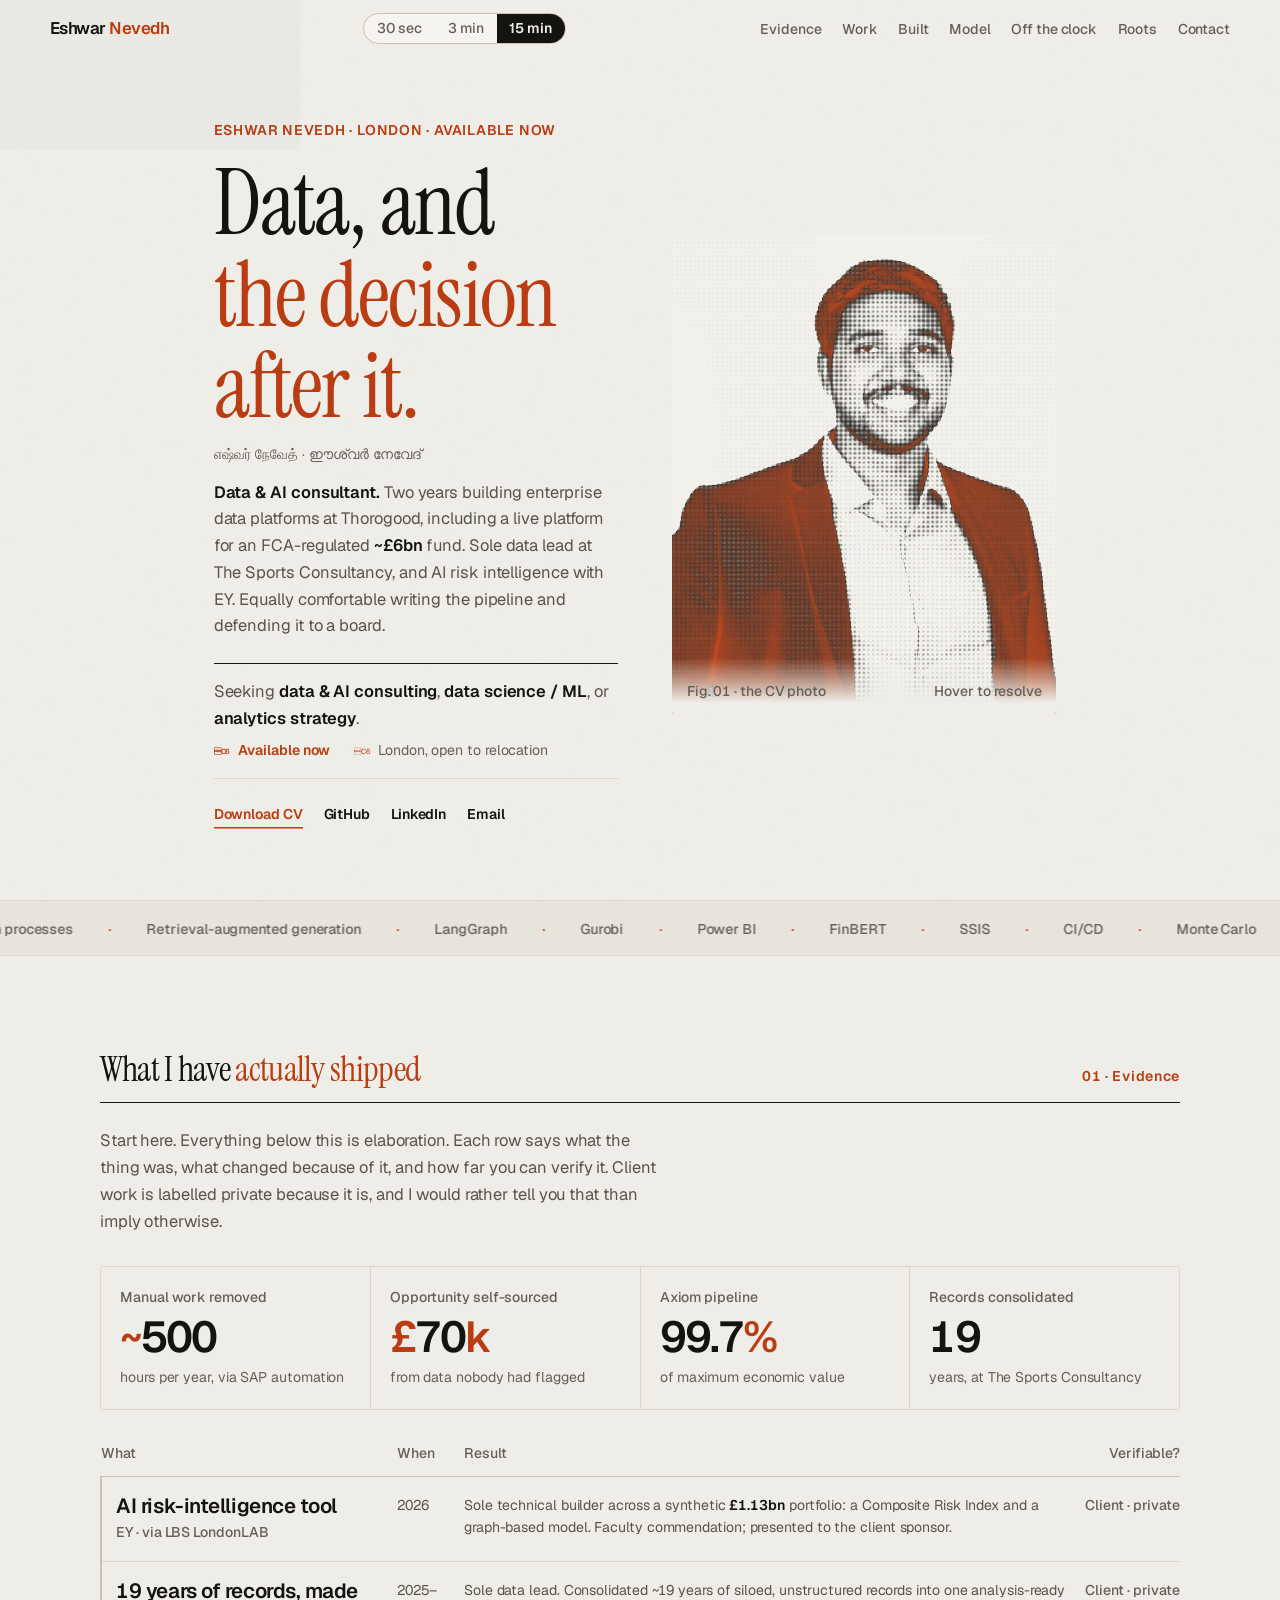
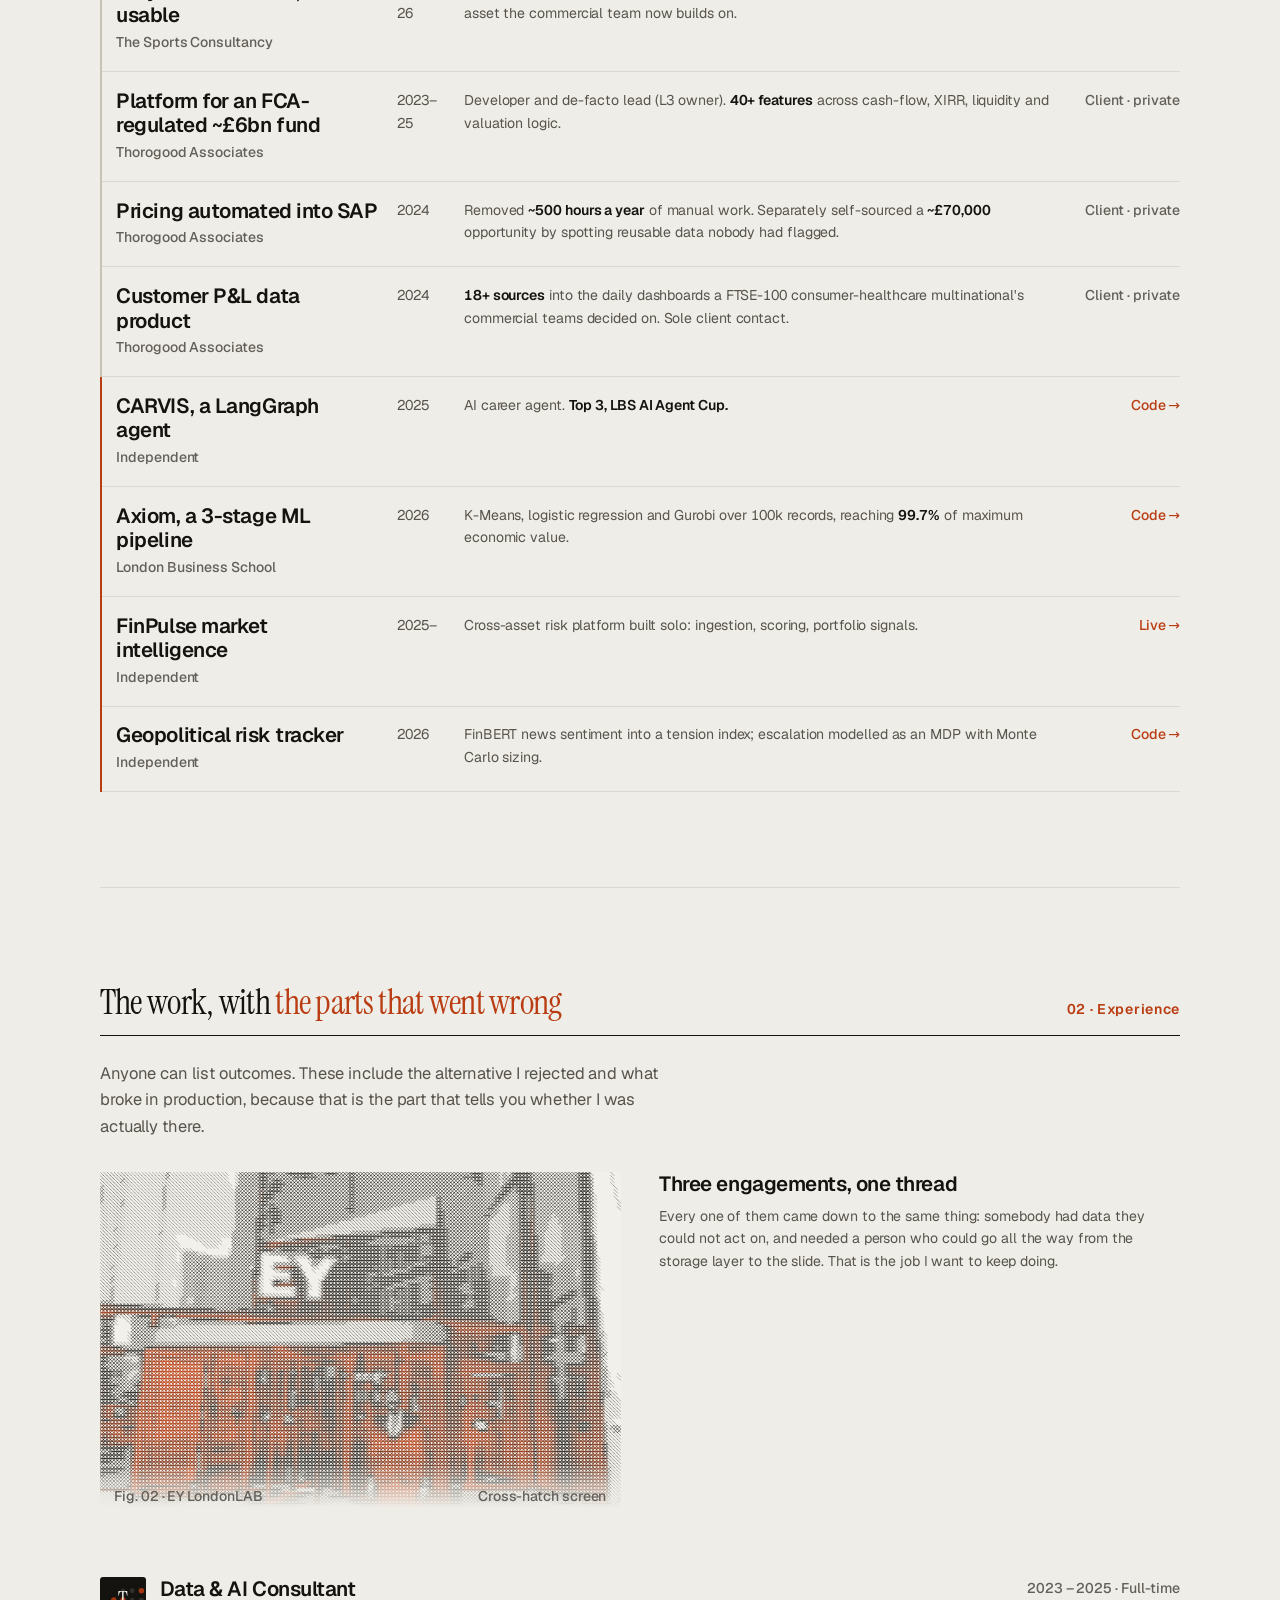
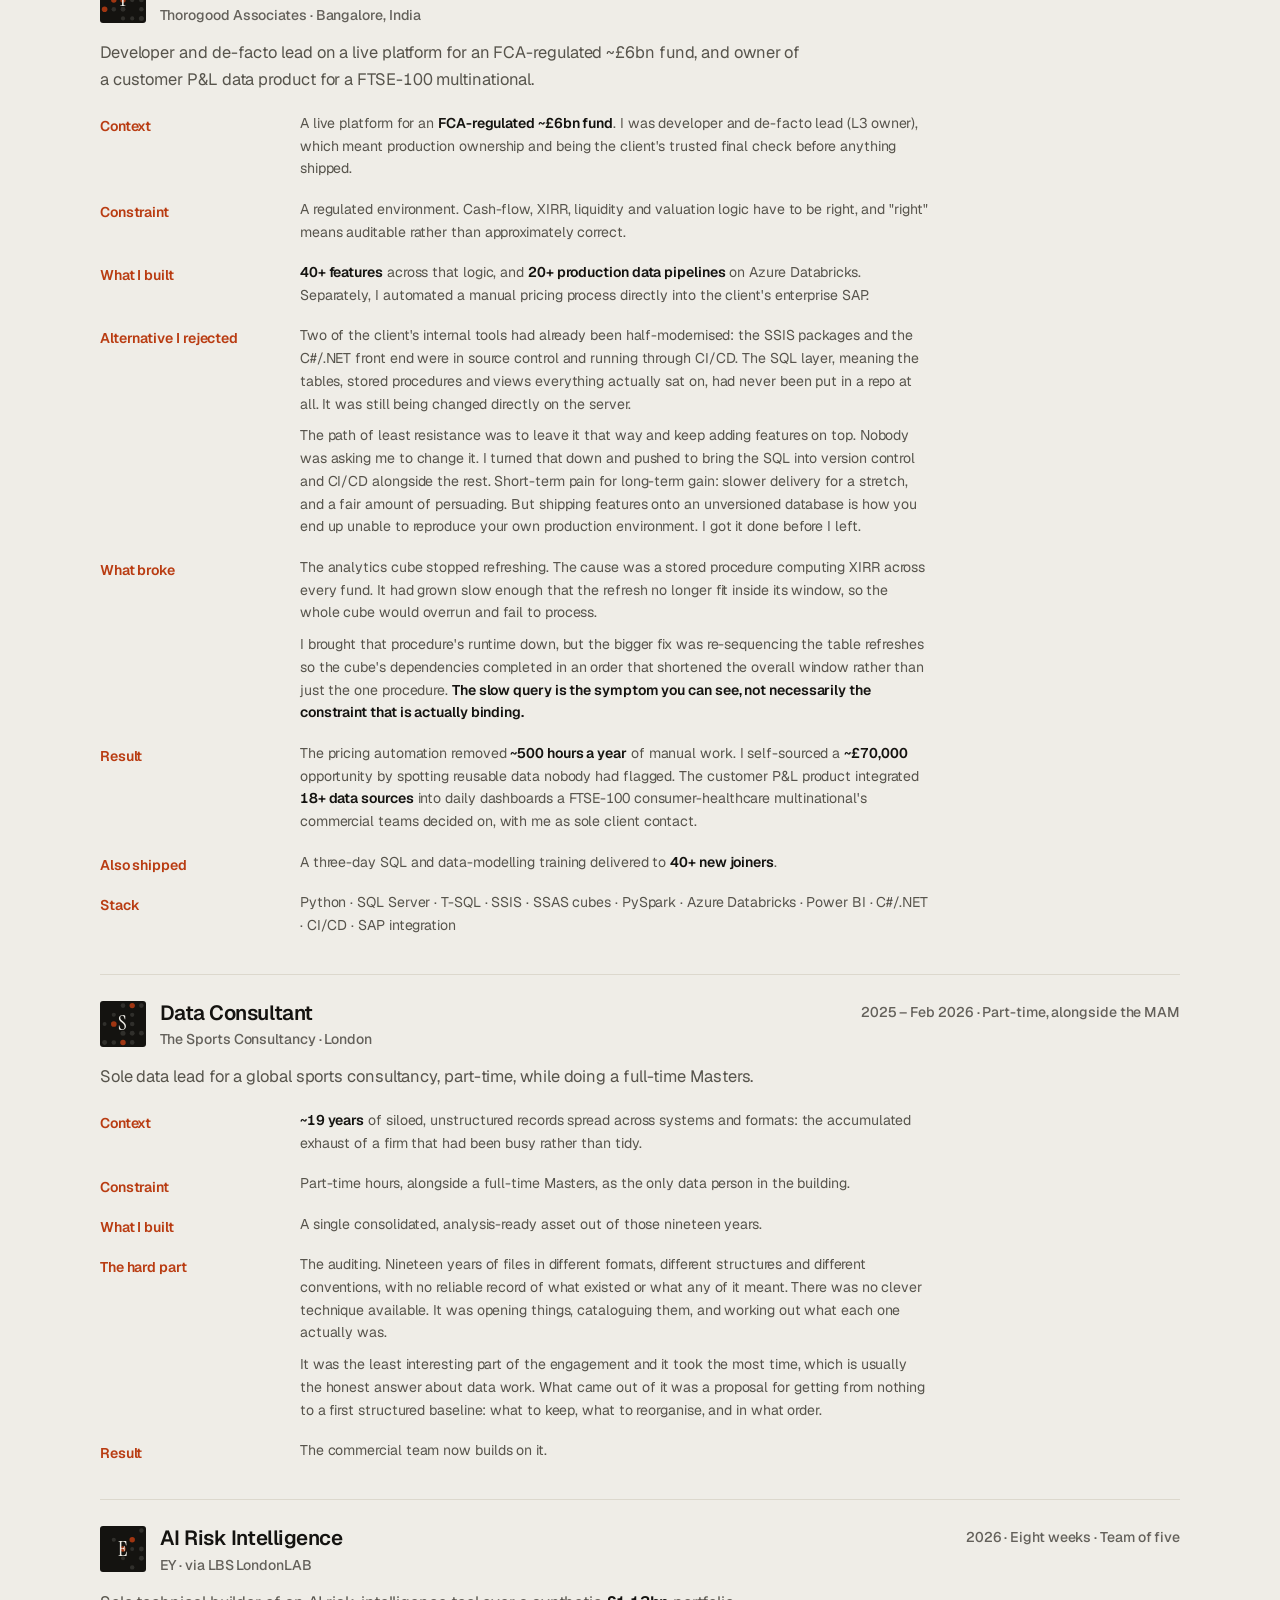
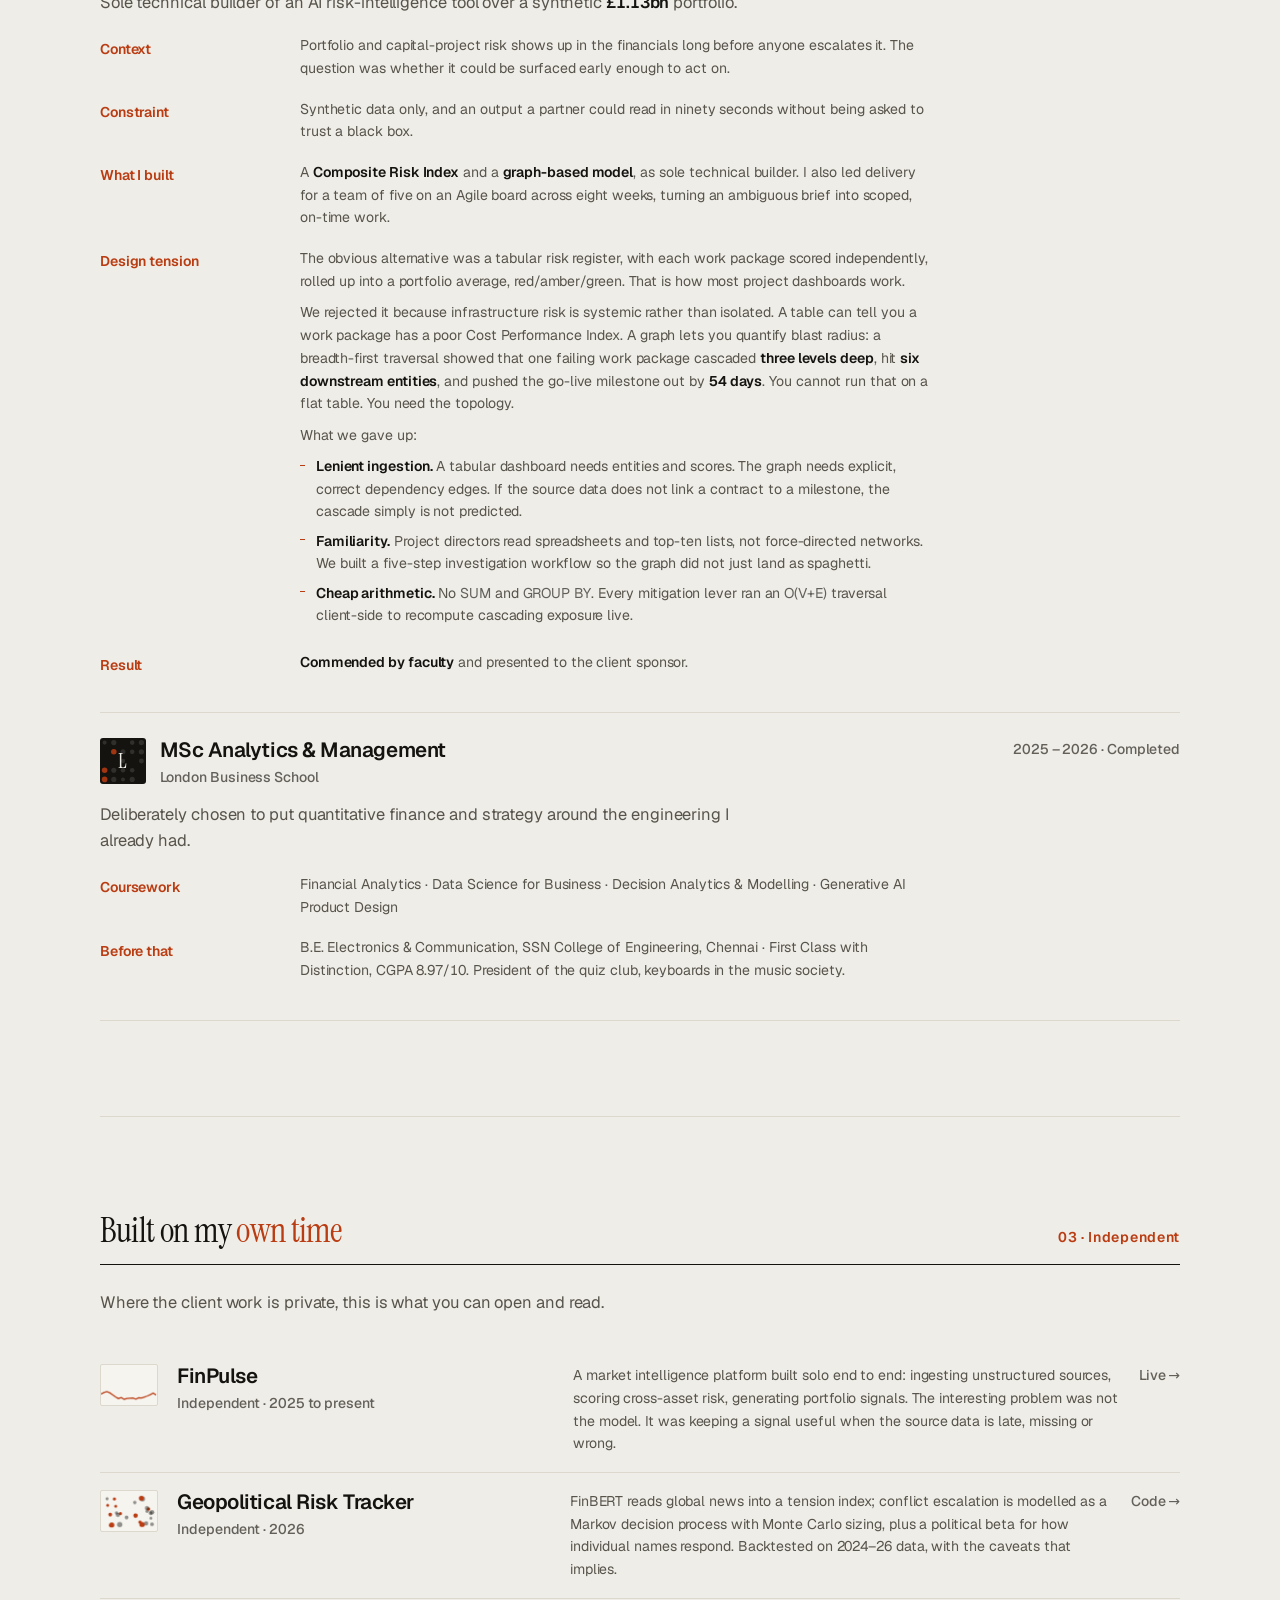
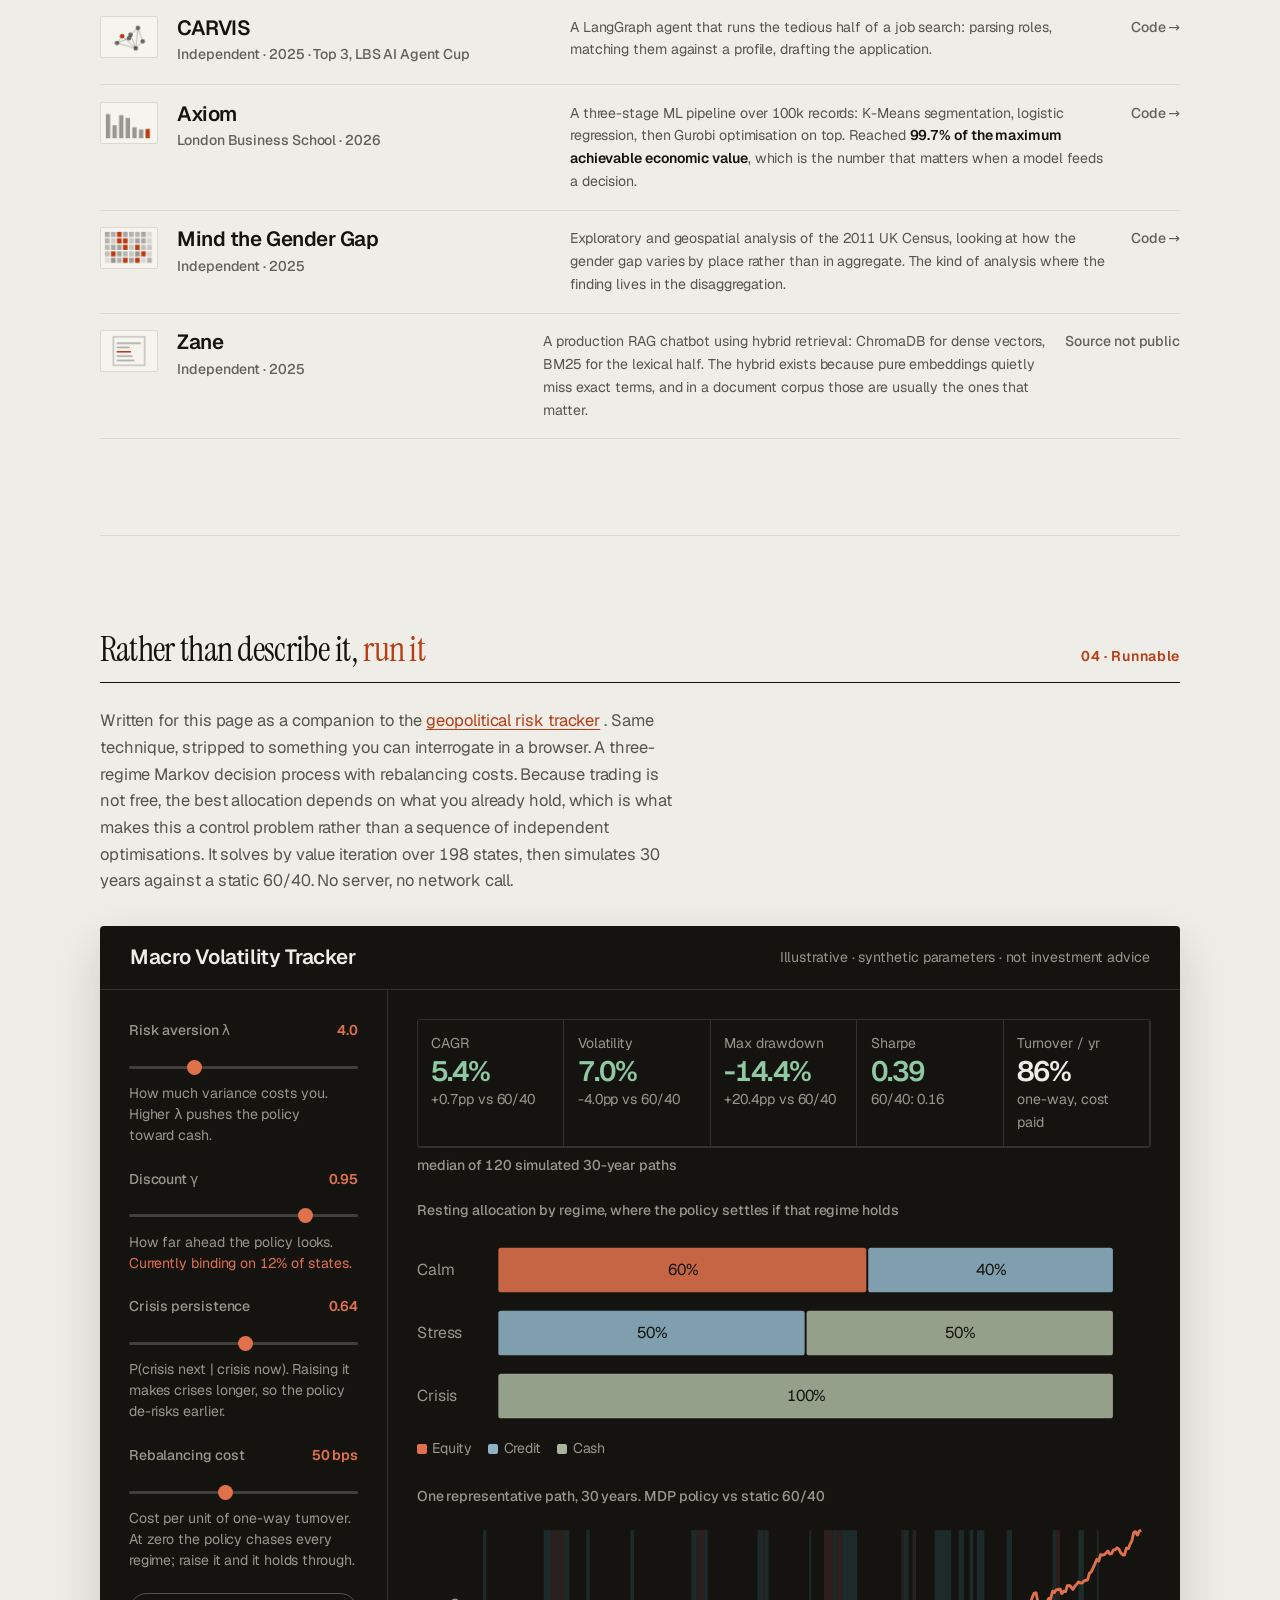
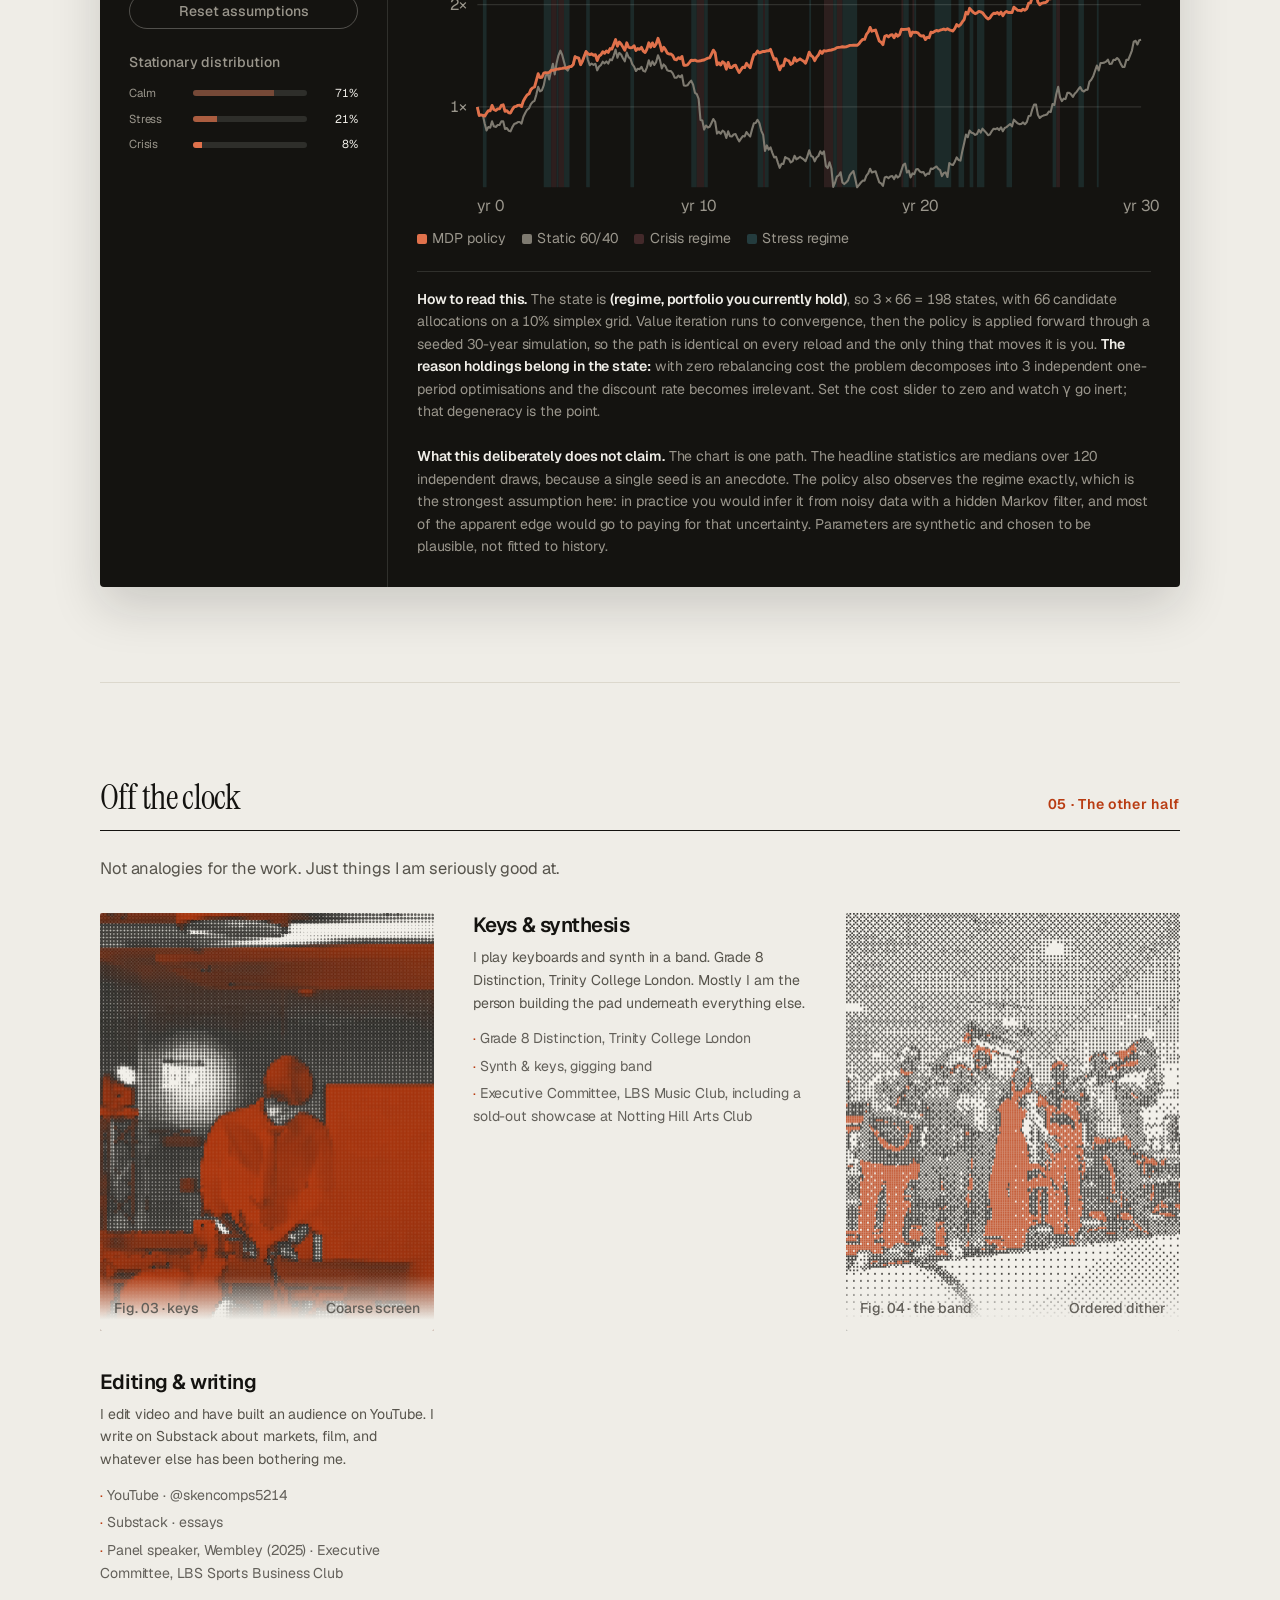
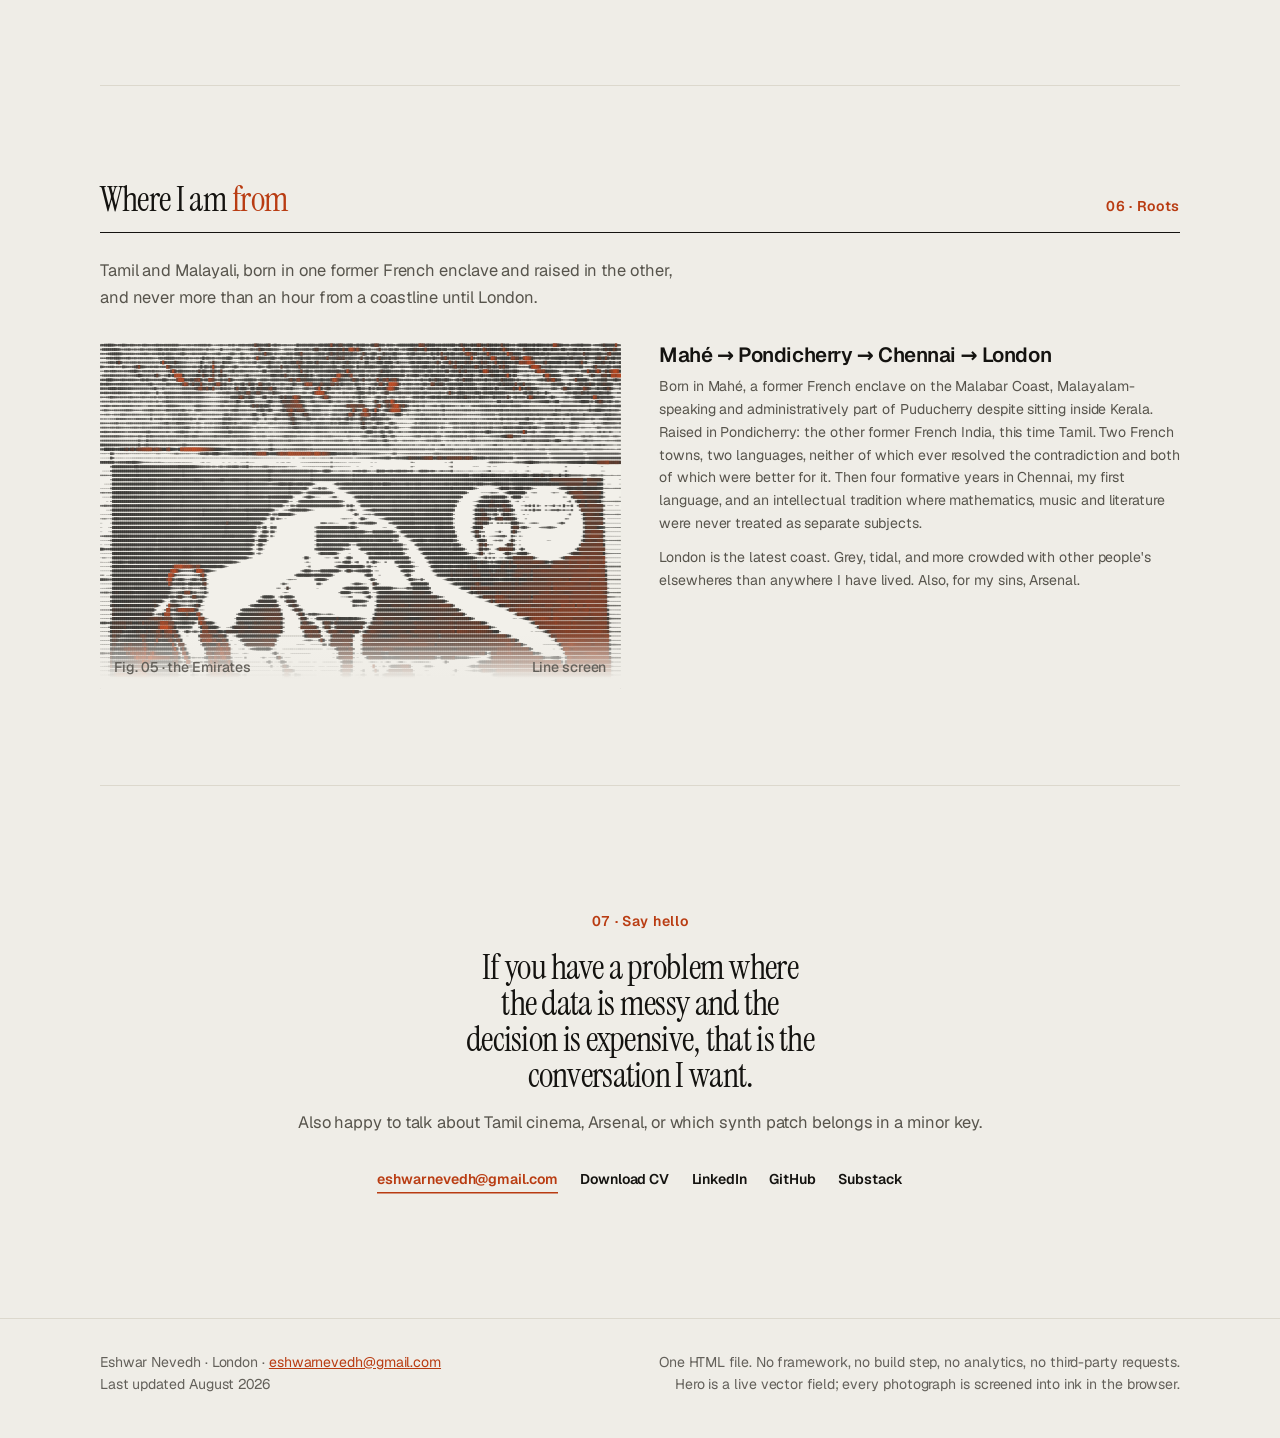
<file: index.html>
<!DOCTYPE html>
<html lang="en" data-depth="deep">
<head>
<meta charset="UTF-8"/>
<meta name="viewport" content="width=device-width, initial-scale=1.0"/>

<title>Eshwar Nevedh · Data &amp; AI, Analytics, Strategy</title>
<meta name="description" content="Data &amp; AI consultant. Two years building enterprise data platforms at Thorogood including a live platform for an FCA-regulated ~£6bn fund, sole data lead at The Sports Consultancy, AI risk intelligence at EY. MSc Analytics &amp; Management, London Business School. Available immediately."/>
<link rel="canonical" href="https://eshwar-nevedh-portfolio.vercel.app/"/>

<meta property="og:type" content="profile"/>
<meta property="og:title" content="Eshwar Nevedh · Data &amp; AI, Analytics, Strategy"/>
<meta property="og:description" content="Enterprise ML, agentic systems, and the translation layer to the people deciding. MSc Analytics &amp; Management, London Business School. Available immediately."/>
<meta property="og:image" content="https://eshwar-nevedh-portfolio.vercel.app/assets/og-card.jpg"/>
<meta property="og:image:width" content="1200"/>
<meta property="og:image:height" content="630"/>
<meta property="og:image:alt" content="Eshwar Nevedh · Data &amp; AI, Analytics, Strategy"/>
<meta property="og:url" content="https://eshwar-nevedh-portfolio.vercel.app/"/>
<meta property="og:locale" content="en_GB"/>
<meta name="twitter:card" content="summary_large_image"/>
<meta name="twitter:title" content="Eshwar Nevedh · Data &amp; AI, Analytics, Strategy"/>
<meta name="twitter:description" content="Enterprise ML, agentic systems, and the translation layer to the people deciding."/>
<meta name="twitter:image" content="https://eshwar-nevedh-portfolio.vercel.app/assets/og-card.jpg"/>

<link rel="icon" href="assets/favicon.ico" sizes="32x32"/>
<link rel="apple-touch-icon" href="assets/apple-touch-icon.png"/>
<meta name="theme-color" content="#EFEDE7"/>

<link rel="preload" as="font" type="font/woff2" crossorigin href="assets/fonts/geist-400-normal-latin.woff2"/>
<link rel="preload" as="font" type="font/woff2" crossorigin href="assets/fonts/geist-600-normal-latin.woff2"/>
<link rel="stylesheet" href="assets/fonts-geist.css"/>

<script type="application/ld+json">
{
  "@context":"https://schema.org","@type":"Person","name":"Eshwar Nevedh",
  "jobTitle":"Data & AI Consultant","email":"mailto:eshwarnevedh@gmail.com",
  "url":"https://eshwar-nevedh-portfolio.vercel.app/",
  "image":"https://eshwar-nevedh-portfolio.vercel.app/assets/og-card.jpg",
  "description":"Data & AI consultant working across enterprise machine learning, agentic systems and analytics strategy.",
  "address":{"@type":"PostalAddress","addressLocality":"London","addressCountry":"GB"},
  "alumniOf":[{"@type":"CollegeOrUniversity","name":"London Business School"},
              {"@type":"CollegeOrUniversity","name":"SSN College of Engineering"}],
  "knowsAbout":["Machine Learning","Data Engineering","Generative AI","Retrieval Augmented Generation","Analytics Strategy","Quantitative Finance"],
  "sameAs":["https://in.linkedin.com/in/eshwar-nevedh-41b697196","https://eshwarnevedh.substack.com/",
            "https://github.com/sken2002","https://www.youtube.com/@skencomps5214"]
}
</script>

<style>
/* ══════════ BONE ══════════
   Warm paper, near-black ink, one oxide red. One typeface, four sizes.
   Hierarchy from weight and colour. One motion idea, everywhere.        */
:root{
  --bone:#EFEDE7; --bone2:#E7E4DC; --card:#F6F4EF;
  --ink:#141310; --ink2:#57544C; --ink3:#63605A;   /* 5.2:1 on bone, 4.8:1 on bone2 */
  --ink-soft:#8A867C;                              /* large display text only (3:1) */
  --line:#DCD8CD; --line2:#C7C2B4;
  --oxide:#B93C12; --oxide-l:#E0714B;
  --on-ink:#EFEDE7; --on-ink2:#9A968C;

  --sans:'Geist',system-ui,-apple-system,'Segoe UI',sans-serif;
  --display:'Instrument Serif',Georgia,serif;
  --indic:'Nirmala UI','Noto Sans Tamil','Noto Sans Malayalam',Latha,sans-serif;

  --t-display:clamp(2.5rem,1.2rem + 5.6vw,5.6rem);
  --t-h2:clamp(1.5rem,1.25rem + 1.2vw,2.35rem);
  --t-h3:clamp(1.05rem,.98rem + .38vw,1.32rem);
  --t-body:clamp(.95rem,.93rem + .14vw,1.03rem);
  --t-small:clamp(.82rem,.8rem + .1vw,.88rem);

  --pad:clamp(1.25rem,.4rem + 3.4vw,5rem);
  --sect:clamp(3.2rem,1.8rem + 5.2vw,6rem);
  --maxw:1180px;
  --e:cubic-bezier(.16,1,.3,1);

  --ch-eq:#E0714B; --ch-cr:#8FB2C4; --ch-ca:#A8B49C;
  --ch-grid:rgba(239,237,231,.13); --ch-text:#9A968C; --ch-static:#7E7A70;
}
*,*::before,*::after{box-sizing:border-box;margin:0;padding:0}
html{scroll-behavior:smooth;-webkit-text-size-adjust:100%;background:var(--bone)}
body{background:var(--bone);color:var(--ink);font-family:var(--sans);font-size:var(--t-body);
  font-weight:400;line-height:1.62;letter-spacing:-.005em;overflow-x:hidden;
  -webkit-font-smoothing:antialiased;font-variant-numeric:tabular-nums}
img{max-width:100%;display:block}
a{color:inherit}
::selection{background:var(--oxide);color:#fff}
:focus-visible{outline:2px solid var(--oxide);outline-offset:3px;border-radius:2px}

/* display serif for the two loudest levels; grotesk for everything working */
h1,h2{font-family:var(--display);font-weight:400;color:var(--ink);
  letter-spacing:-.02em;line-height:1.02}
h1{font-size:var(--t-display);text-wrap:balance}
h1 em,h2 em{font-style:normal;color:var(--oxide)}
em{font-style:normal}
h2{font-size:var(--t-h2)}
h3{font-family:var(--sans);font-weight:600;color:var(--ink);
  font-size:var(--t-h3);letter-spacing:-.022em;line-height:1.2}
p{text-wrap:pretty}
b,strong{font-weight:600;color:var(--ink)}
.num{font-weight:600;color:var(--ink)}
.meta{font-size:var(--t-small);font-weight:500;color:var(--ink3)}
.lede{color:var(--ink2);max-width:46ch}

.skip{position:absolute;left:-9999px;top:0;z-index:300;background:var(--oxide);color:#fff;
  padding:.8rem 1.4rem;font-size:var(--t-small);font-weight:600;text-decoration:none}
.skip:focus{left:0;top:0}

html[data-depth="scan"] .t-brief,html[data-depth="scan"] .t-deep,
html[data-depth="brief"] .t-deep{display:none!important}

#grain{position:fixed;inset:0;z-index:60;pointer-events:none;opacity:.32;mix-blend-mode:multiply}

/* ══════════ TITLE CARD ══════════
   Plays once per session, skipped on any input and under reduced motion.
   Added by JS only, so a no-JS visitor never sees it at all.            */
#curtain{display:none}
html.curtain{overflow:hidden}
html.curtain #curtain{display:grid;position:fixed;inset:0;z-index:500;place-items:center;
  background:var(--ink);text-align:center;padding:0 var(--pad);
  animation:cnLift .9s cubic-bezier(.76,0,.24,1) 2.05s forwards}
.cn-name{display:block;font-family:var(--display);font-weight:400;color:var(--bone);
  font-size:clamp(2rem,7.5vw,5.2rem);line-height:1.05;white-space:nowrap;
  clip-path:inset(0 100% -20% 0);letter-spacing:.2em;
  animation:cnWipe 1.05s cubic-bezier(.22,1,.3,1) .2s forwards,
            cnTrack 1.9s cubic-bezier(.22,1,.3,1) .2s forwards}
.cn-rule{display:block;height:2px;width:min(58%,17rem);margin:1.15rem auto 0;
  background:var(--oxide);transform:scaleX(0);transform-origin:left;
  animation:cnRule .85s cubic-bezier(.22,1,.3,1) .8s forwards}
.cn-sub{display:block;margin-top:1rem;color:var(--on-ink2);font-size:var(--t-small);
  opacity:0;transform:translateY(9px);
  animation:cnSub .75s cubic-bezier(.22,1,.3,1) 1.1s forwards}
@keyframes cnWipe{to{clip-path:inset(0 -3% -20% 0)}}
@keyframes cnTrack{to{letter-spacing:.005em}}
@keyframes cnRule{to{transform:scaleX(1)}}
@keyframes cnSub{to{opacity:1;transform:none}}
@keyframes cnLift{to{transform:translateY(-101%)}}

/* ── MOTION: one idea ── */
@keyframes unmask{from{clip-path:inset(105% 0 -12% 0);transform:translateY(.4em)}
                  to{clip-path:inset(-30% 0 -12% 0);transform:none}}
html.sda .rv{animation-name:unmask;animation-fill-mode:both;animation-timing-function:var(--e);
  animation-duration:auto;animation-timeline:view();animation-range:entry 5% cover 28%}
html.io .rv{clip-path:inset(105% 0 -12% 0);transform:translateY(.4em);
  transition:clip-path .9s var(--e),transform .9s var(--e)}
html.io .rv.in{clip-path:inset(-30% 0 -12% 0);transform:none}
::view-transition-old(root),::view-transition-new(root){animation-duration:.3s}

.u{text-decoration:none;color:inherit;background-image:linear-gradient(currentColor,currentColor);
  background-size:0% 1.5px;background-repeat:no-repeat;background-position:0 100%;padding-bottom:3px;
  transition:background-size .5s var(--e),color .35s var(--e)}
.u:hover{background-size:100% 1.5px;color:var(--oxide)}
.u.on{color:var(--oxide);background-size:100% 1.5px}

.wrap{max-width:var(--maxw);margin:0 auto;padding:0 var(--pad);position:relative;z-index:2}

/* ── NAV ── */
nav{position:fixed;top:0;left:0;right:0;z-index:100;padding:.8rem var(--pad);
  display:flex;justify-content:space-between;align-items:center;gap:1.2rem;
  border-bottom:1px solid transparent;transition:background .45s var(--e),border-color .45s}
nav.scrolled{background:color-mix(in srgb,var(--bone) 90%,transparent);
  border-bottom-color:var(--line);backdrop-filter:blur(14px)}
.logo{font-weight:600;font-size:1.05rem;letter-spacing:-.03em;text-decoration:none;white-space:nowrap}
.logo span{color:var(--oxide)}
.nav-links{display:flex;gap:clamp(.8rem,1.6vw,1.7rem);list-style:none}
.nav-links a{font-size:var(--t-small);font-weight:500;color:var(--ink3);text-decoration:none;
  white-space:nowrap;transition:color .3s}
.nav-links a:hover{color:var(--oxide)}
.depth{display:flex;align-items:center;gap:.5rem}
.depth-seg{display:flex;border:1px solid var(--line2);border-radius:40px;overflow:hidden;background:var(--card)}
.depth-seg button{font-family:inherit;font-size:var(--t-small);font-weight:500;background:none;
  border:none;color:var(--ink3);padding:.35rem .8rem;cursor:pointer;white-space:nowrap;
  transition:background .3s var(--e),color .3s}
.depth-seg button:hover{color:var(--oxide)}
.depth-seg button[aria-pressed="true"]{background:var(--ink);color:var(--on-ink);font-weight:600}
.nav-toggle{display:none;background:var(--card);border:1px solid var(--line2);border-radius:8px;
  color:var(--ink);padding:.4rem .7rem;cursor:pointer;font-family:inherit;font-size:var(--t-small);font-weight:500}

/* ── CHAPTERS ── */
.chapter{padding:var(--sect) 0;border-top:1px solid var(--line)}
.chead{display:flex;justify-content:space-between;align-items:baseline;gap:1rem;flex-wrap:wrap;
  margin-bottom:1.5rem;padding-bottom:.9rem;border-bottom:1.5px solid var(--ink)}
.cno{font-size:var(--t-small);font-weight:600;color:var(--oxide);letter-spacing:.05em}
.cnote{color:var(--ink2);max-width:52ch;margin-bottom:2rem}

/* ── HERO ── */
#hero{position:relative;min-height:100svh;display:flex;align-items:center;
  padding:6rem 0 3rem;overflow:hidden}
#field{position:absolute;inset:0;width:100%;height:100%;z-index:1;pointer-events:none;opacity:.62}
.hero-grid{display:grid;gap:clamp(1.8rem,3.5vw,3.5rem);align-items:center;
  grid-template-columns:repeat(auto-fit,minmax(min(100%,24rem),1fr))}
.eyebrow{font-size:var(--t-small);font-weight:600;color:var(--oxide);
  letter-spacing:.055em;text-transform:uppercase;margin-bottom:1rem}
.name-native{display:block;font-size:var(--t-small);font-weight:400;color:var(--ink3);
  margin-top:.9rem;font-family:var(--indic);letter-spacing:0}
#hero h1{margin:0 0 1.1rem}
.hero-lede{margin-bottom:1.5rem}
/* a printed specimen line rather than a grid of boxes: cannot leave a dead cell */
.spec{border-top:1px solid var(--ink);border-bottom:1px solid var(--line);
  padding:.9rem 0 1rem;margin-bottom:1.5rem;max-width:44rem}
.spec-seek{font-size:var(--t-body);color:var(--ink2);margin-bottom:.45rem}
.spec-seek b{font-weight:600;color:var(--ink)}
.spec-status{display:flex;flex-wrap:wrap;gap:.35rem 1.5rem;font-size:var(--t-small);color:var(--ink3)}
.spec-status span{display:inline-flex;align-items:baseline;gap:.5rem}
.spec-status span::before{content:'C6';color:var(--oxide);font-size:.52em;
  position:relative;top:-.15em}
.spec-status .now{color:var(--oxide);font-weight:600}
.ctas{display:flex;gap:1.3rem;flex-wrap:wrap;font-size:var(--t-small);font-weight:600}

/* ── HALFTONE PLATES ── */
.plate{position:relative;overflow:hidden;cursor:crosshair;background:var(--bone);border-radius:2px}
.plate canvas,.plate img{position:absolute;inset:0;width:100%;height:100%;object-fit:cover}
.plate canvas{filter:blur(.7px) contrast(1.03);transition:opacity .8s var(--e),filter .8s var(--e);z-index:2}
.plate img{opacity:0;transition:opacity .8s var(--e);filter:saturate(.9) contrast(1.02);z-index:1}
.plate:hover img{opacity:1}
.plate:hover canvas{opacity:0;filter:blur(2.5px)}
.plate figcaption{position:absolute;left:0;right:0;bottom:0;z-index:3;padding:1.4rem .9rem .7rem;
  font-size:var(--t-small);font-weight:500;color:var(--ink3);
  background:linear-gradient(transparent,var(--bone) 80%);
  display:flex;justify-content:space-between;gap:1rem}
.plate--hero{aspect-ratio:4/5;width:min(100%,24rem);margin-inline:auto}
.plate--wide{aspect-ratio:3/2}
.plate--tall{aspect-ratio:4/5}

/* ── MARQUEE ── */
.marq{border-block:1px solid var(--line);padding:.85rem 0;overflow:hidden;white-space:nowrap;
  background:var(--bone2)}
.marq-in{display:inline-flex;gap:2.2rem;font-size:var(--t-small);font-weight:500;
  color:var(--ink3);will-change:transform}
.marq-in span::before{content:'·';color:var(--oxide);margin-right:2.2rem}

/* ── STATS ── */
.stats{display:grid;grid-template-columns:repeat(auto-fit,minmax(min(100%,11rem),1fr));
  gap:1px;background:var(--line);border:1px solid var(--line);border-radius:3px}
.stat{background:var(--bone);padding:1.15rem 1.2rem 1.25rem}
.stat dt{font-size:var(--t-small);font-weight:500;color:var(--ink3);margin-bottom:.45rem}
.stat dd{font-size:clamp(1.75rem,1.15rem + 2vw,2.7rem);font-weight:600;letter-spacing:-.045em;
  line-height:1;color:var(--ink)}
.stat dd i{font-style:normal;color:var(--oxide)}
.stat .sub{font-size:var(--t-small);color:var(--ink3);margin-top:.45rem}

/* ── EVIDENCE ── */
.tscroll{overflow-x:auto;scrollbar-width:thin}
table{width:100%;border-collapse:collapse}
th{text-align:left;font-size:var(--t-small);font-weight:500;color:var(--ink3);
  padding:0 1.2rem .7rem 0;border-bottom:1px solid var(--line2);white-space:nowrap}
td{padding:1.05rem 1.2rem 1.05rem 0;border-bottom:1px solid var(--line);
  color:var(--ink2);vertical-align:top;font-size:var(--t-small)}
th:last-child,td:last-child{padding-right:0;text-align:right;white-space:nowrap}
tbody tr{transition:background .3s}
tbody tr:hover{background:var(--card)}
tbody td:first-child{border-left:2px solid var(--line2);padding-left:.9rem}
tbody tr[data-kind="public"] td:first-child{border-left-color:var(--oxide)}
.e-what{display:block;font-size:var(--t-h3);font-weight:600;color:var(--ink);
  letter-spacing:-.022em;line-height:1.2;margin-bottom:.2rem}
.tag{font-size:var(--t-small);font-weight:500;color:var(--ink3);text-decoration:none}
a.tag{color:var(--oxide)}

/* ── WORK ── */
.cs{padding:1.6rem 0;border-bottom:1px solid var(--line);position:relative}
.cs::after{content:'';position:absolute;bottom:-1px;left:0;height:1px;width:0;
  background:var(--oxide);transition:width .6s var(--e)}
.cs:hover::after{width:100%}
.cs-top{display:flex;justify-content:space-between;gap:1rem;flex-wrap:wrap;
  align-items:flex-start;margin-bottom:.7rem}
.cs-id{display:flex;gap:.85rem;align-items:flex-start;min-width:0;flex:1 1 18rem}
.mark{position:relative;width:46px;height:46px;flex-shrink:0;border-radius:3px;overflow:hidden;
  background:var(--ink);display:grid;place-items:center}
.mark canvas{position:absolute;inset:0;width:100%;height:100%}
.mark b{position:relative;z-index:2;font-family:var(--display);font-size:1.3rem;font-weight:400;
  color:var(--bone);line-height:1}
.cs-lede{color:var(--ink2);max-width:64ch;margin-bottom:1.2rem}
dl.f{display:grid;grid-template-columns:minmax(8rem,10.5rem) 1fr;gap:.35rem 2rem}
dl.f dt{font-size:var(--t-small);font-weight:600;color:var(--oxide);padding-top:.2rem}
dl.f dd{color:var(--ink2);margin-bottom:.75rem;max-width:70ch;font-size:var(--t-small)}
dl.f dd p+p{margin-top:.55rem}
dl.f dd ul{list-style:none;margin:.5rem 0 0}
dl.f dd li{position:relative;padding-left:1rem;margin-bottom:.4rem}
dl.f dd li::before{content:'';position:absolute;left:0;top:.7em;width:5px;height:1px;background:var(--oxide)}
.stack{color:var(--ink3)}

/* ── PROJECT ROWS ── */
.row{display:grid;grid-template-columns:auto minmax(0,1fr) minmax(0,1.45fr) auto;gap:1.2rem;
  align-items:start;padding:1.05rem 0;border-bottom:1px solid var(--line);
  position:relative;text-decoration:none;color:inherit}
.glyph{width:58px;height:42px;flex-shrink:0;border:1px solid var(--line);border-radius:2px;
  background:var(--card);transition:border-color .5s var(--e),background .5s var(--e)}
.row:hover .glyph{border-color:var(--oxide);background:var(--bone2)}
.row::after{content:'';position:absolute;bottom:-1px;left:0;height:1px;width:0;
  background:var(--oxide);transition:width .6s var(--e)}
.row:hover::after{width:100%}
.row h3{transition:transform .5s var(--e)}
.row:hover h3{transform:translateX(.35rem)}
.row-d{color:var(--ink2);font-size:var(--t-small)}
.row-x{font-size:var(--t-small);font-weight:500;color:var(--ink3);white-space:nowrap}
.row:hover .row-x{color:var(--oxide)}

/* ── MODEL ── */
.mw{background:var(--ink);border-radius:4px;overflow:hidden;container-type:inline-size;
  box-shadow:0 20px 50px rgba(20,19,16,.16)}
.mw-head{padding:1.2rem clamp(1.1rem,2.4vw,1.9rem);border-bottom:1px solid rgba(239,237,231,.13);
  display:flex;justify-content:space-between;align-items:center;gap:1rem;flex-wrap:wrap}
.mw-head h3{color:var(--on-ink)}
.mw-note{font-size:var(--t-small);color:var(--on-ink2)}
.mw-grid{display:grid;grid-template-columns:minmax(14rem,18rem) 1fr}
.mw-ctrl{padding:clamp(1.1rem,2.4vw,1.8rem);border-right:1px solid rgba(239,237,231,.13)}
.mw-out{padding:clamp(1.1rem,2.4vw,1.8rem);min-width:0}
.ctl{margin-bottom:1.35rem}
.ctl label{display:flex;justify-content:space-between;align-items:baseline;gap:.5rem;
  font-size:var(--t-small);font-weight:500;color:var(--on-ink2);margin-bottom:.5rem}
.ctl label output{color:var(--oxide-l);font-weight:600}
.ctl input[type=range]{width:100%;-webkit-appearance:none;appearance:none;height:3px;
  background:rgba(239,237,231,.2);border-radius:3px;outline:none}
.ctl input[type=range]::-webkit-slider-thumb{-webkit-appearance:none;width:15px;height:15px;
  border-radius:50%;background:var(--oxide-l);cursor:pointer;border:none}
.ctl input[type=range]::-moz-range-thumb{width:15px;height:15px;border-radius:50%;
  background:var(--oxide-l);cursor:pointer;border:none}
.ctl .hint{font-size:var(--t-small);color:var(--on-ink2);margin-top:.4rem;line-height:1.5}
.mbtn{width:100%;background:none;border:1px solid rgba(239,237,231,.28);color:var(--on-ink2);
  border-radius:30px;padding:.5rem;font-family:inherit;font-size:var(--t-small);font-weight:500;
  cursor:pointer;transition:background .3s,color .3s}
.mbtn:hover{background:rgba(239,237,231,.08);color:var(--on-ink)}
.mrow{display:flex;flex-wrap:wrap;border:1px solid rgba(239,237,231,.13);border-radius:3px;
  overflow:hidden;margin-bottom:.8rem}
.mstat{background:var(--ink);padding:.75rem .85rem;flex:1 1 6.5rem;min-width:0;
  border-right:1px solid rgba(239,237,231,.13);border-bottom:1px solid rgba(239,237,231,.13)}
.mstat .k{font-size:var(--t-small);color:var(--on-ink2)}
.mstat .v{font-size:clamp(1.3rem,1rem + 1vw,1.75rem);font-weight:600;color:var(--on-ink);
  line-height:1.2;letter-spacing:-.035em}
.mstat .v.pos{color:#8FC9A2}.mstat .v.neg{color:#E58A72}
.mstat .d{font-size:var(--t-small);color:var(--on-ink2)}
.msub{font-size:var(--t-small);font-weight:500;color:var(--on-ink2);margin:0 0 .6rem}
.mchart{width:100%;height:auto;display:block;overflow:visible}
.mlegend{display:flex;gap:1rem;flex-wrap:wrap;font-size:var(--t-small);color:var(--on-ink2);margin-top:.5rem}
.mlegend i{display:inline-block;width:10px;height:10px;border-radius:2px;margin-right:.35rem;vertical-align:-1px}
.mfoot{font-size:var(--t-small);color:var(--on-ink2);margin-top:1.3rem;padding-top:1rem;
  border-top:1px solid rgba(239,237,231,.13);line-height:1.6}
.mfoot b{color:var(--on-ink)}
#model .cnote a{color:var(--oxide);text-decoration:underline;text-underline-offset:3px}
@container (max-width:44rem){.mw-grid{grid-template-columns:1fr}
  .mw-ctrl{border-right:none;border-bottom:1px solid rgba(239,237,231,.13)}}

/* ── SPLITS ── */
.split{display:grid;gap:clamp(1.5rem,3vw,3rem);
  grid-template-columns:repeat(auto-fit,minmax(min(100%,21rem),1fr));align-items:start}
.split--media{grid-template-columns:repeat(auto-fit,minmax(min(100%,17rem),1fr))}
.blk h3{margin-bottom:.5rem}
.blk p{color:var(--ink2);font-size:var(--t-small)}
.blk ul{list-style:none;margin-top:.8rem;font-size:var(--t-small);color:var(--ink3)}
.blk li{margin-bottom:.3rem}
.blk li::before{content:'· ';color:var(--oxide)}

/* ── CONTACT ── */
#contact{text-align:center;padding:calc(var(--sect) * 1.3) 0}
#contact h2{max-width:22ch;margin:0 auto 1rem}
.contact-sub{color:var(--ink2);margin-bottom:2rem}
.contact-links{display:flex;justify-content:center;gap:1.4rem;flex-wrap:wrap;
  font-size:var(--t-small);font-weight:600}

footer{padding:2rem 0 2.6rem;border-top:1px solid var(--line);font-size:var(--t-small);color:var(--ink3)}
footer .wrap{display:flex;justify-content:space-between;gap:1.2rem;flex-wrap:wrap}
footer a{color:var(--oxide)}

@media(max-width:60rem){
  nav{flex-wrap:wrap}
  .nav-toggle{display:block;order:2}
  .depth{order:3;width:100%;justify-content:center;padding-top:.2rem}
  .nav-links{order:4;display:none;width:100%;flex-direction:column;gap:0;
    border-top:1px solid var(--line);margin-top:.5rem;padding-top:.3rem}
  nav.open{background:var(--bone)}
  nav.open .nav-links{display:flex}
  .nav-links a{display:block;padding:.65rem 0}
  #hero{padding-top:clamp(8rem,19vh,10.5rem);min-height:0}
  /* keep the glyph beside its title; let the prose span underneath */
  .row{grid-template-columns:auto 1fr;gap:.3rem .85rem;padding:.95rem 0}
  .row .row-d,.row .row-x{grid-column:1/-1}
  .row-x{margin-top:.15rem}
  dl.f{grid-template-columns:1fr;gap:.1rem}
  dl.f dt{padding-top:.85rem}
}
@media(prefers-reduced-motion:reduce){
  html{scroll-behavior:auto}
  *,*::before,*::after{animation:none!important;transition-duration:.001ms!important}
  .rv{clip-path:none!important;transform:none!important}
  #field,#grain{display:none}
}
@media print{
  nav,#field,#grain,#model,.skip,.marq,.plate{display:none!important}
  html,body{background:#fff;color:#000;font-size:10.5pt}
  .t-deep,.t-brief{display:block!important}
  .chapter{padding:1rem 0;border-color:#ccc}
  a::after{content:' (' attr(href) ')';font-size:8pt;color:#555;word-break:break-all}
  a[href^="#"]::after{content:''}
}
</style>
</head>
<body>
<script>
(function(){var h=document.documentElement;h.className+=' js';
  try{var d=localStorage.getItem('depth');
    if(d==='scan'||d==='brief'||d==='deep')h.setAttribute('data-depth',d);}catch(e){}
  h.classList.add(window.CSS&&CSS.supports&&CSS.supports('animation-timeline','view()')?'sda':'io');
  var seen=false; try{seen=sessionStorage.getItem('seenCurtain')==='1';}catch(e){}
  if(!seen && !matchMedia('(prefers-reduced-motion: reduce)').matches) h.classList.add('curtain');})();
</script>

<svg id="grain" aria-hidden="true"><filter id="gr"><feTurbulence type="fractalNoise"
  baseFrequency="0.9" numOctaves="4" stitchTiles="stitch"/><feColorMatrix type="saturate" values="0"/>
  </filter><rect width="100%" height="100%" filter="url(#gr)" opacity="0.42"/></svg>

<div id="curtain" aria-hidden="true">
  <div>
    <span class="cn-name">Eshwar Nevedh</span>
    <span class="cn-rule"></span>
    <span class="cn-sub">Data, and the decision after it.</span>
  </div>
</div>

<a href="#main" class="skip">Skip to content</a>

<nav id="nav">
  <a href="#hero" class="logo">Eshwar <span>Nevedh</span></a>
  <button class="nav-toggle" id="navToggle" aria-expanded="false" aria-controls="navLinks">Menu</button>
  <div class="depth" role="group" aria-label="Reading depth">
    <div class="depth-seg" id="depthSeg">
      <button type="button" data-d="scan" aria-pressed="false">30 sec</button>
      <button type="button" data-d="brief" aria-pressed="false">3 min</button>
      <button type="button" data-d="deep" aria-pressed="true">15 min</button>
    </div>
  </div>
  <ul class="nav-links" id="navLinks">
    <li><a href="#evidence">Evidence</a></li>
    <li><a href="#work">Work</a></li>
    <li><a href="#built">Built</a></li>
    <li><a href="#model" class="t-deep">Model</a></li>
    <li><a href="#offclock">Off the clock</a></li>
    <li><a href="#roots" class="t-deep">Roots</a></li>
    <li><a href="#contact">Contact</a></li>
  </ul>
</nav>

<main id="main">

<header id="hero">
  <canvas id="field" aria-hidden="true"></canvas>
  <div class="wrap">
    <div class="hero-grid">
      <div>
        <p class="eyebrow rv">Eshwar Nevedh · London · Available now</p>
        <h1 class="rv">Data, and <em>the decision after it.</em>
          <span class="name-native">எஷ்வர் நேவேத் · ഈശ്വർ നേവേദ്</span></h1>
        <p class="lede hero-lede rv"><b>Data &amp; AI consultant.</b> Two years building enterprise
          data platforms at Thorogood, including a live platform for an FCA-regulated
          <span class="num">~£6bn</span> fund. Sole data lead at The Sports Consultancy, and AI risk
          intelligence with EY. Equally comfortable writing the pipeline and defending it to a board.</p>

        <div class="spec rv">
          <p class="spec-seek">Seeking <b>data &amp; AI consulting</b>, <b>data science / ML</b>,
            or <b>analytics strategy</b>.</p>
          <p class="spec-status">
            <span class="now">Available now</span>
            <span>London, open to relocation</span>
          </p>
        </div>

        <div class="ctas rv">
          <a class="u on" href="assets/Eshwar-Nevedh-CV.pdf" download>Download CV</a>
          <a class="u" href="https://github.com/sken2002" target="_blank" rel="me noopener">GitHub</a>
          <a class="u" href="https://in.linkedin.com/in/eshwar-nevedh-41b697196" target="_blank" rel="noopener">LinkedIn</a>
          <a class="u" href="mailto:eshwarnevedh@gmail.com">Email</a>
        </div>
      </div>

      <figure class="plate plate--hero rv" data-screen="dot">
        <canvas aria-hidden="true"></canvas>
        <img src="assets/portrait@2x.avif" width="890" height="890" fetchpriority="high" alt="Eshwar Nevedh"/>
        <figcaption><span>Fig. 01 · the CV photo</span><span>Hover to resolve</span></figcaption>
      </figure>
    </div>
  </div>
</header>

<div class="marq" aria-hidden="true">
  <div class="marq-in" id="marq">
    <span>Python</span><span>SQL Server</span><span>PySpark</span><span>Azure Databricks</span>
    <span>Markov decision processes</span><span>Retrieval-augmented generation</span>
    <span>LangGraph</span><span>Gurobi</span><span>Power BI</span><span>FinBERT</span>
    <span>SSIS</span><span>CI/CD</span><span>Monte Carlo</span><span>Optimisation</span>
  </div>
</div>

<div class="wrap">

<section class="chapter" id="evidence" style="border-top:none">
  <div class="chead rv"><h2>What I have <em>actually shipped</em></h2><span class="cno">01 · Evidence</span></div>
  <p class="cnote rv">Start here. Everything below this is elaboration. Each row says what the thing
    was, what changed because of it, and how far you can verify it. Client work is labelled private
    because it is, and I would rather tell you that than imply otherwise.</p>

  <dl class="stats rv" style="margin-bottom:2rem">
    <div class="stat"><dt>Manual work removed</dt><dd><i>~</i><span class="ct" data-to="500">0</span></dd>
      <div class="sub">hours per year, via SAP automation</div></div>
    <div class="stat"><dt>Opportunity self-sourced</dt><dd><i>£</i><span class="ct" data-to="70">0</span><i>k</i></dd>
      <div class="sub">from data nobody had flagged</div></div>
    <div class="stat"><dt>Axiom pipeline</dt><dd><span class="ct" data-to="99.7" data-dp="1">0</span><i>%</i></dd>
      <div class="sub">of maximum economic value</div></div>
    <div class="stat"><dt>Records consolidated</dt><dd><span class="ct" data-to="19">0</span></dd>
      <div class="sub">years, at The Sports Consultancy</div></div>
  </dl>

  <div class="tscroll rv">
    <table>
      <thead><tr><th>What</th><th>When</th><th>Result</th><th>Verifiable?</th></tr></thead>
      <tbody>
        <tr><td><span class="e-what">AI risk-intelligence tool</span><span class="meta">EY · via LBS LondonLAB</span></td>
          <td>2026</td><td>Sole technical builder across a synthetic <span class="num">£1.13bn</span> portfolio:
          a Composite Risk Index and a graph-based model. Faculty commendation; presented to the client sponsor.</td>
          <td><span class="tag">Client · private</span></td></tr>
        <tr><td><span class="e-what">19 years of records, made usable</span><span class="meta">The Sports Consultancy</span></td>
          <td>2025–26</td><td>Sole data lead. Consolidated ~19 years of siloed, unstructured records into
          one analysis-ready asset the commercial team now builds on.</td>
          <td><span class="tag">Client · private</span></td></tr>
        <tr><td><span class="e-what">Platform for an FCA-regulated ~£6bn fund</span><span class="meta">Thorogood Associates</span></td>
          <td>2023–25</td><td>Developer and de-facto lead (L3 owner). <span class="num">40+ features</span>
          across cash-flow, XIRR, liquidity and valuation logic.</td>
          <td><span class="tag">Client · private</span></td></tr>
        <tr><td><span class="e-what">Pricing automated into SAP</span><span class="meta">Thorogood Associates</span></td>
          <td>2024</td><td>Removed <span class="num">~500 hours a year</span> of manual work. Separately
          self-sourced a <span class="num">~£70,000</span> opportunity by spotting reusable data nobody had flagged.</td>
          <td><span class="tag">Client · private</span></td></tr>
        <tr><td><span class="e-what">Customer P&amp;L data product</span><span class="meta">Thorogood Associates</span></td>
          <td>2024</td><td><span class="num">18+ sources</span> into the daily dashboards a FTSE-100
          consumer-healthcare multinational's commercial teams decided on. Sole client contact.</td>
          <td><span class="tag">Client · private</span></td></tr>
        <tr data-kind="public"><td><span class="e-what">CARVIS, a LangGraph agent</span><span class="meta">Independent</span></td>
          <td>2025</td><td>AI career agent. <span class="num">Top 3, LBS AI Agent Cup.</span></td>
          <td><a class="tag u" href="https://github.com/sken2002/carvis-ai-job-agent" target="_blank" rel="noopener">Code →</a></td></tr>
        <tr data-kind="public"><td><span class="e-what">Axiom, a 3-stage ML pipeline</span><span class="meta">London Business School</span></td>
          <td>2026</td><td>K-Means, logistic regression and Gurobi over 100k records, reaching
          <span class="num">99.7%</span> of maximum economic value.</td>
          <td><a class="tag u" href="https://github.com/sken2002/axiom-decision-analytics-modelling" target="_blank" rel="noopener">Code →</a></td></tr>
        <tr data-kind="public"><td><span class="e-what">FinPulse market intelligence</span><span class="meta">Independent</span></td>
          <td>2025–</td><td>Cross-asset risk platform built solo: ingestion, scoring, portfolio signals.</td>
          <td><a class="tag u" href="https://finpulse-intelligence.onrender.com/" target="_blank" rel="noopener">Live →</a></td></tr>
        <tr data-kind="public"><td><span class="e-what">Geopolitical risk tracker</span><span class="meta">Independent</span></td>
          <td>2026</td><td>FinBERT news sentiment into a tension index; escalation modelled as an MDP
          with Monte Carlo sizing.</td>
          <td><a class="tag u" href="https://github.com/sken2002/geopolitical-stock-risk-tracker" target="_blank" rel="noopener">Code →</a></td></tr>
      </tbody>
    </table>
  </div>
</section>

<section class="chapter t-brief" id="work">
  <div class="chead rv"><h2>The work, with <em>the parts that went wrong</em></h2><span class="cno">02 · Experience</span></div>
  <p class="cnote rv">Anyone can list outcomes. These include the alternative I rejected and what broke
    in production, because that is the part that tells you whether I was actually there.</p>

  <div class="split" style="margin-bottom:2rem">
    <figure class="plate plate--wide rv" data-screen="cross">
      <canvas aria-hidden="true"></canvas>
      <img src="assets/ey@2x.avif" width="721" height="961" loading="lazy" alt="Eshwar at the EY LondonLAB project"/>
      <figcaption><span>Fig. 02 · EY LondonLAB</span><span>Cross-hatch screen</span></figcaption>
    </figure>
    <div class="blk rv">
      <h3>Three engagements, one thread</h3>
      <p>Every one of them came down to the same thing: somebody had data they could not act on, and
        needed a person who could go all the way from the storage layer to the slide. That is the job
        I want to keep doing.</p>
    </div>
  </div>

  <article class="cs rv">
    <div class="cs-top"><div class="cs-id"><span class="mark" data-seed="thorogood"><canvas aria-hidden="true"></canvas><b>T</b></span>
      <div><h3>Data &amp; AI Consultant</h3>
      <span class="meta">Thorogood Associates · Bangalore, India</span></div></div>
      <span class="meta">2023 – 2025 · Full-time</span></div>
    <p class="cs-lede">Developer and de-facto lead on a live platform for an FCA-regulated ~£6bn fund,
      and owner of a customer P&amp;L data product for a FTSE-100 multinational.</p>
    <dl class="f">
      <dt>Context</dt><dd>A live platform for an <b>FCA-regulated ~£6bn fund</b>. I was developer and
        de-facto lead (L3 owner), which meant production ownership and being the client's trusted
        final check before anything shipped.</dd>
      <dt>Constraint</dt><dd>A regulated environment. Cash-flow, XIRR, liquidity and valuation logic
        have to be right, and "right" means auditable rather than approximately correct.</dd>
      <dt>What I built</dt><dd><b>40+ features</b> across that logic, and <b>20+ production data
        pipelines</b> on Azure Databricks. Separately, I automated a manual pricing process directly
        into the client's enterprise SAP.</dd>
      <dt class="t-deep">Alternative I rejected</dt>
      <dd class="t-deep"><p>Two of the client's internal tools had already been half-modernised: the
        SSIS packages and the C#/.NET front end were in source control and running through CI/CD. The
        SQL layer, meaning the tables, stored procedures and views everything actually sat on, had never
        been put in a repo at all. It was still being changed directly on the server.</p>
        <p>The path of least resistance was to leave it that way and keep adding features on top.
        Nobody was asking me to change it. I turned that down and pushed to bring the SQL into version
        control and CI/CD alongside the rest. Short-term pain for long-term gain: slower delivery for a
        stretch, and a fair amount of persuading. But shipping features onto an unversioned database is
        how you end up unable to reproduce your own production environment. I got it done before I left.</p></dd>
      <dt class="t-deep">What broke</dt>
      <dd class="t-deep"><p>The analytics cube stopped refreshing. The cause was a stored procedure
        computing XIRR across every fund. It had grown slow enough that the refresh no longer fit
        inside its window, so the whole cube would overrun and fail to process.</p>
        <p>I brought that procedure's runtime down, but the bigger fix was re-sequencing the table
        refreshes so the cube's dependencies completed in an order that shortened the overall window
        rather than just the one procedure. <b>The slow query is the symptom you can see, not
        necessarily the constraint that is actually binding.</b></p></dd>
      <dt>Result</dt><dd>The pricing automation removed <b>~500 hours a year</b> of manual work. I
        self-sourced a <b>~£70,000</b> opportunity by spotting reusable data nobody had flagged. The
        customer P&amp;L product integrated <b>18+ data sources</b> into daily dashboards a FTSE-100
        consumer-healthcare multinational's commercial teams decided on, with me as sole client contact.</dd>
      <dt class="t-deep">Also shipped</dt><dd class="t-deep">A three-day SQL and data-modelling training
        delivered to <b>40+ new joiners</b>.</dd>
      <dt class="t-deep">Stack</dt><dd class="t-deep stack">Python · SQL Server · T-SQL · SSIS · SSAS cubes ·
        PySpark · Azure Databricks · Power BI · C#/.NET · CI/CD · SAP integration</dd>
    </dl>
  </article>

  <article class="cs rv">
    <div class="cs-top"><div class="cs-id"><span class="mark" data-seed="sportsconsultancy"><canvas aria-hidden="true"></canvas><b>S</b></span>
      <div><h3>Data Consultant</h3>
      <span class="meta">The Sports Consultancy · London</span></div></div>
      <span class="meta">2025 – Feb 2026 · Part-time, alongside the MAM</span></div>
    <p class="cs-lede">Sole data lead for a global sports consultancy, part-time, while doing a
      full-time Masters.</p>
    <dl class="f">
      <dt>Context</dt><dd><b>~19 years</b> of siloed, unstructured records spread across systems and
        formats: the accumulated exhaust of a firm that had been busy rather than tidy.</dd>
      <dt>Constraint</dt><dd>Part-time hours, alongside a full-time Masters, as the only data person
        in the building.</dd>
      <dt>What I built</dt><dd>A single consolidated, analysis-ready asset out of those nineteen years.</dd>
      <dt class="t-deep">The hard part</dt>
      <dd class="t-deep"><p>The auditing. Nineteen years of files in different formats, different
        structures and different conventions, with no reliable record of what existed or what any of it
        meant. There was no clever technique available. It was opening things, cataloguing them, and
        working out what each one actually was.</p>
        <p>It was the least interesting part of the engagement and it took the most time, which is
        usually the honest answer about data work. What came out of it was a proposal for getting from
        nothing to a first structured baseline: what to keep, what to reorganise, and in what order.</p></dd>
      <dt>Result</dt><dd>The commercial team now builds on it.</dd>
    </dl>
  </article>

  <article class="cs rv">
    <div class="cs-top"><div class="cs-id"><span class="mark" data-seed="eylondonlab"><canvas aria-hidden="true"></canvas><b>E</b></span>
      <div><h3>AI Risk Intelligence</h3>
      <span class="meta">EY · via LBS LondonLAB</span></div></div>
      <span class="meta">2026 · Eight weeks · Team of five</span></div>
    <p class="cs-lede">Sole technical builder of an AI risk-intelligence tool over a synthetic
      <b>£1.13bn</b> portfolio.</p>
    <dl class="f">
      <dt>Context</dt><dd>Portfolio and capital-project risk shows up in the financials long before
        anyone escalates it. The question was whether it could be surfaced early enough to act on.</dd>
      <dt>Constraint</dt><dd>Synthetic data only, and an output a partner could read in ninety seconds
        without being asked to trust a black box.</dd>
      <dt>What I built</dt><dd>A <b>Composite Risk Index</b> and a <b>graph-based model</b>, as sole
        technical builder. I also led delivery for a team of five on an Agile board across eight weeks,
        turning an ambiguous brief into scoped, on-time work.</dd>
      <dt class="t-deep">Design tension</dt>
      <dd class="t-deep"><p>The obvious alternative was a tabular risk register, with each work package
        scored independently, rolled up into a portfolio average, red/amber/green. That is how most
        project dashboards work.</p>
        <p>We rejected it because infrastructure risk is systemic rather than isolated. A table can tell
        you a work package has a poor Cost Performance Index. A graph lets you quantify blast radius: a
        breadth-first traversal showed that one failing work package cascaded <b>three levels deep</b>,
        hit <b>six downstream entities</b>, and pushed the go-live milestone out by <b>54 days</b>. You
        cannot run that on a flat table. You need the topology.</p>
        <p>What we gave up:</p>
        <ul>
          <li><b>Lenient ingestion.</b> A tabular dashboard needs entities and scores. The graph needs
            explicit, correct dependency edges. If the source data does not link a contract to a
            milestone, the cascade simply is not predicted.</li>
          <li><b>Familiarity.</b> Project directors read spreadsheets and top-ten lists, not
            force-directed networks. We built a five-step investigation workflow so the graph did not
            just land as spaghetti.</li>
          <li><b>Cheap arithmetic.</b> No <span class="stack">SUM</span> and
            <span class="stack">GROUP BY</span>. Every mitigation lever ran an
            <span class="stack">O(V+E)</span> traversal client-side to recompute cascading exposure live.</li>
        </ul></dd>
      <dt>Result</dt><dd><b>Commended by faculty</b> and presented to the client sponsor.</dd>
    </dl>
  </article>

  <article class="cs rv t-deep">
    <div class="cs-top"><div class="cs-id"><span class="mark" data-seed="londonbusinessschool"><canvas aria-hidden="true"></canvas><b>L</b></span>
      <div><h3>MSc Analytics &amp; Management</h3>
      <span class="meta">London Business School</span></div></div>
      <span class="meta">2025 – 2026 · Completed</span></div>
    <p class="cs-lede">Deliberately chosen to put quantitative finance and strategy around the
      engineering I already had.</p>
    <dl class="f">
      <dt>Coursework</dt><dd class="stack">Financial Analytics · Data Science for Business ·
        Decision Analytics &amp; Modelling · Generative AI Product Design</dd>
      <dt>Before that</dt><dd>B.E. Electronics &amp; Communication, SSN College of Engineering, Chennai
        · First Class with Distinction, CGPA 8.97/10. President of the quiz club, keyboards in the
        music society.</dd>
    </dl>
  </article>
</section>

<section class="chapter t-brief" id="built">
  <div class="chead rv"><h2>Built on my <em>own time</em></h2><span class="cno">03 · Independent</span></div>
  <p class="cnote rv">Where the client work is private, this is what you can open and read.</p>

  <a class="row rv" href="https://finpulse-intelligence.onrender.com/" target="_blank" rel="noopener">
    <canvas class="glyph" data-glyph="line" aria-hidden="true"></canvas><div><h3>FinPulse</h3><span class="meta">Independent · 2025 to present</span></div>
    <div class="row-d">A market intelligence platform built solo end to end: ingesting unstructured
      sources, scoring cross-asset risk, generating portfolio signals. The interesting problem was not
      the model. It was keeping a signal useful when the source data is late, missing or wrong.</div>
    <div class="row-x">Live →</div></a>

  <a class="row rv" href="https://github.com/sken2002/geopolitical-stock-risk-tracker" target="_blank" rel="noopener">
    <canvas class="glyph" data-glyph="scatter" aria-hidden="true"></canvas><div><h3>Geopolitical Risk Tracker</h3><span class="meta">Independent · 2026</span></div>
    <div class="row-d">FinBERT reads global news into a tension index; conflict escalation is modelled
      as a Markov decision process with Monte Carlo sizing, plus a political beta for how individual
      names respond. Backtested on 2024–26 data, with the caveats that implies.</div>
    <div class="row-x">Code →</div></a>

  <a class="row rv" href="https://github.com/sken2002/carvis-ai-job-agent" target="_blank" rel="noopener">
    <canvas class="glyph" data-glyph="network" aria-hidden="true"></canvas><div><h3>CARVIS</h3><span class="meta">Independent · 2025 · Top 3, LBS AI Agent Cup</span></div>
    <div class="row-d">A LangGraph agent that runs the tedious half of a job search: parsing roles,
      matching them against a profile, drafting the application.</div>
    <div class="row-x">Code →</div></a>

  <a class="row rv" href="https://github.com/sken2002/axiom-decision-analytics-modelling" target="_blank" rel="noopener">
    <canvas class="glyph" data-glyph="bars" aria-hidden="true"></canvas><div><h3>Axiom</h3><span class="meta">London Business School · 2026</span></div>
    <div class="row-d">A three-stage ML pipeline over 100k records: K-Means segmentation, logistic
      regression, then Gurobi optimisation on top. Reached <b>99.7% of the maximum achievable economic
      value</b>, which is the number that matters when a model feeds a decision.</div>
    <div class="row-x">Code →</div></a>

  <a class="row rv" href="https://github.com/sken2002/mind-the-gender-gap-uk-census-analysis" target="_blank" rel="noopener">
    <canvas class="glyph" data-glyph="grid" aria-hidden="true"></canvas><div><h3>Mind the Gender Gap</h3><span class="meta">Independent · 2025</span></div>
    <div class="row-d">Exploratory and geospatial analysis of the 2011 UK Census, looking at how the gender gap
      varies by place rather than in aggregate. The kind of analysis where the finding lives in the
      disaggregation.</div>
    <div class="row-x">Code →</div></a>

  <div class="row rv" style="cursor:default">
    <canvas class="glyph" data-glyph="doc" aria-hidden="true"></canvas><div><h3>Zane</h3><span class="meta">Independent · 2025</span></div>
    <div class="row-d">A production RAG chatbot using hybrid retrieval: ChromaDB for dense vectors,
      BM25 for the lexical half. The hybrid exists because pure embeddings quietly miss exact terms,
      and in a document corpus those are usually the ones that matter.</div>
    <div class="row-x">Source not public</div></div>
</section>

<section class="chapter t-deep" id="model">
  <div class="chead rv"><h2>Rather than describe it, <em>run it</em></h2><span class="cno">04 · Runnable</span></div>
  <p class="cnote rv">Written for this page as a companion to the
    <a href="https://github.com/sken2002/geopolitical-stock-risk-tracker" target="_blank" rel="noopener">geopolitical risk tracker</a>
    . Same technique, stripped to something you can interrogate in a browser. A three-regime Markov
    decision process with rebalancing costs. Because trading is not free, the best allocation depends
    on what you already hold, which is what makes this a control problem rather than a sequence of
    independent optimisations. It solves by value iteration over 198 states, then simulates 30 years
    against a static 60/40. No server, no network call.</p>

  <div class="mw rv">
    <div class="mw-head"><h3>Macro Volatility Tracker</h3>
      <span class="mw-note">Illustrative · synthetic parameters · not investment advice</span></div>
    <div class="mw-grid">
      <div class="mw-ctrl">
        <div class="ctl"><label for="cLam">Risk aversion λ <output id="oLam">4.0</output></label>
          <input type="range" id="cLam" min="1" max="12" step="0.5" value="4"/>
          <p class="hint">How much variance costs you. Higher λ pushes the policy toward cash.</p></div>
        <div class="ctl"><label for="cGam">Discount γ <output id="oGam">0.95</output></label>
          <input type="range" id="cGam" min="0.80" max="0.99" step="0.01" value="0.95"/>
          <p class="hint">How far ahead the policy looks. <span id="gBind" style="color:var(--oxide-l)"></span></p></div>
        <div class="ctl"><label for="cPer">Crisis persistence <output id="oPer">0.64</output></label>
          <input type="range" id="cPer" min="0.35" max="0.92" step="0.01" value="0.64"/>
          <p class="hint">P(crisis next | crisis now). Raising it makes crises longer, so the policy de-risks earlier.</p></div>
        <div class="ctl"><label for="cTc">Rebalancing cost <output id="oTc">50 bps</output></label>
          <input type="range" id="cTc" min="0" max="120" step="5" value="50"/>
          <p class="hint">Cost per unit of one-way turnover. At zero the policy chases every regime; raise it and it holds through.</p></div>
        <button class="mbtn" id="mReset" type="button">Reset assumptions</button>
        <p class="msub" style="margin-top:1.4rem">Stationary distribution</p>
        <div id="statDist"></div>
      </div>
      <div class="mw-out">
        <div class="mrow" id="mStats"></div>
        <p class="msub" id="mStatNote" style="margin:-.4rem 0 1.4rem"></p>
        <p class="msub">Resting allocation by regime, where the policy settles if that regime holds</p>
        <svg class="mchart" id="allocChart" viewBox="0 0 560 150" role="img" aria-labelledby="allocDesc"></svg>
        <p id="allocDesc" class="mlegend">
          <span><i style="background:var(--ch-eq)"></i>Equity</span>
          <span><i style="background:var(--ch-cr)"></i>Credit</span>
          <span><i style="background:var(--ch-ca)"></i>Cash</span></p>
        <p class="msub" style="margin-top:1.6rem">One representative path, 30 years. MDP policy vs static 60/40</p>
        <svg class="mchart" id="pathChart" viewBox="0 0 560 230" role="img" aria-labelledby="pathDesc"></svg>
        <p id="pathDesc" class="mlegend">
          <span><i style="background:var(--ch-eq)"></i>MDP policy</span>
          <span><i style="background:var(--ch-static)"></i>Static 60/40</span>
          <span><i style="background:#43292A"></i>Crisis regime</span>
          <span><i style="background:#243C3E"></i>Stress regime</span></p>
        <p class="mfoot"><b>How to read this.</b> The state is <b>(regime, portfolio you currently
          hold)</b>, so 3 × 66 = 198 states, with 66 candidate allocations on a 10% simplex grid. Value
          iteration runs to convergence, then the policy is applied forward through a seeded 30-year
          simulation, so the path is identical on every reload and the only thing that moves it is you.
          <b>The reason holdings belong in the state:</b> with zero rebalancing cost the problem
          decomposes into 3 independent one-period optimisations and the discount rate becomes
          irrelevant. Set the cost slider to zero and watch γ go inert; that degeneracy is the point.
          <br/><br/>
          <b>What this deliberately does not claim.</b> The chart is one path. The headline statistics
          are medians over 120 independent draws, because a single seed is an anecdote. The policy also
          observes the regime exactly, which is the strongest assumption here: in practice you would
          infer it from noisy data with a hidden Markov filter, and most of the apparent edge would go
          to paying for that uncertainty. Parameters are synthetic and chosen to be plausible, not
          fitted to history.</p>
      </div>
    </div>
  </div>
</section>

<section class="chapter t-brief" id="offclock">
  <div class="chead rv"><h2>Off the clock</h2><span class="cno">05 · The other half</span></div>
  <p class="cnote rv">Not analogies for the work. Just things I am seriously good at.</p>

  <div class="split split--media">
    <figure class="plate plate--tall rv" data-screen="coarse">
      <canvas aria-hidden="true"></canvas>
      <img src="assets/keys@2x.avif" width="721" height="961" loading="lazy" alt="Eshwar playing keyboards"/>
      <figcaption><span>Fig. 03 · keys</span><span>Coarse screen</span></figcaption>
    </figure>
    <div class="blk rv">
      <h3>Keys &amp; synthesis</h3>
      <p>I play keyboards and synth in a band. Grade 8 Distinction, Trinity College London. Mostly I am
        the person building the pad underneath everything else.</p>
      <ul>
        <li>Grade 8 Distinction, Trinity College London</li>
        <li>Synth &amp; keys, gigging band</li>
        <li>Executive Committee, LBS Music Club, including a sold-out showcase at Notting Hill Arts Club</li>
      </ul>
    </div>
    <figure class="plate plate--tall rv" data-screen="dither">
      <canvas aria-hidden="true"></canvas>
      <img src="assets/band@2x.avif" width="721" height="940" loading="lazy" alt="Eshwar performing on synth with his band"/>
      <figcaption><span>Fig. 04 · the band</span><span>Ordered dither</span></figcaption>
    </figure>
    <div class="blk rv">
      <h3>Editing &amp; writing</h3>
      <p>I edit video and have built an audience on YouTube. I write on Substack about markets, film, and
        whatever else has been bothering me.</p>
      <ul>
        <li><a class="u" href="https://www.youtube.com/@skencomps5214" target="_blank" rel="noopener">YouTube · @skencomps5214</a></li>
        <li><a class="u" href="https://eshwarnevedh.substack.com/" target="_blank" rel="noopener">Substack · essays</a></li>
        <li>Panel speaker, Wembley (2025) · Executive Committee, LBS Sports Business Club</li>
      </ul>
    </div>
  </div>
</section>

<section class="chapter t-deep" id="roots">
  <div class="chead rv"><h2>Where I am <em>from</em></h2><span class="cno">06 · Roots</span></div>
  <p class="cnote rv">Tamil and Malayali, born in one former French enclave and raised in the other, and never more than an hour from a coastline until London.</p>

  <div class="split">
    <figure class="plate plate--wide rv" data-screen="line">
      <canvas aria-hidden="true"></canvas>
      <img src="assets/arsenal@2x.avif" width="721" height="1281" loading="lazy" alt="Eshwar at the Emirates Stadium"/>
      <figcaption><span>Fig. 05 · the Emirates</span><span>Line screen</span></figcaption>
    </figure>
    <div class="blk rv">
      <h3>Mahé → Pondicherry → Chennai → London</h3>
      <p>Born in Mahé, a former French enclave on the Malabar Coast, Malayalam-speaking and
        administratively part of Puducherry despite sitting inside Kerala. Raised in Pondicherry: the
        other former French India, this time Tamil. Two French towns, two languages, neither of which
        ever resolved the contradiction and both of which were better for it. Then four formative
        years in Chennai, my first language, and an intellectual tradition where mathematics, music
        and literature were never treated as separate subjects.</p>
      <p style="margin-top:.7rem">London is the latest coast. Grey, tidal, and more crowded with other
        people's elsewheres than anywhere I have lived. Also, for my sins, Arsenal.</p>
    </div>
  </div>
</section>

<section class="chapter" id="contact">
  <div class="rv">
    <p class="cno" style="margin-bottom:1rem">07 · Say hello</p>
    <h2>If you have a problem where the data is messy and the decision is expensive, that is the
      conversation I want.</h2>
    <p class="contact-sub">Also happy to talk about Tamil cinema, Arsenal, or which synth patch belongs
      in a minor key.</p>
    <div class="contact-links">
      <a class="u on" href="mailto:eshwarnevedh@gmail.com">eshwarnevedh@gmail.com</a>
      <a class="u" href="assets/Eshwar-Nevedh-CV.pdf" download>Download CV</a>
      <a class="u" href="https://in.linkedin.com/in/eshwar-nevedh-41b697196" target="_blank" rel="noopener">LinkedIn</a>
      <a class="u" href="https://github.com/sken2002" target="_blank" rel="noopener">GitHub</a>
      <a class="u" href="https://eshwarnevedh.substack.com/" target="_blank" rel="noopener">Substack</a>
    </div>
  </div>
</section>

</div>
</main>

<footer>
  <div class="wrap">
    <div>Eshwar Nevedh · London · <a href="mailto:eshwarnevedh@gmail.com">eshwarnevedh@gmail.com</a><br/>
      Last updated August 2026</div>
    <div style="text-align:right">One HTML file. No framework, no build step, no analytics, no third-party requests.<br/>
      Hero is a live vector field; every photograph is screened into ink in the browser.</div>
  </div>
</footer>

<script>
"use strict";
const REDUCE = matchMedia('(prefers-reduced-motion: reduce)').matches;

/* retire the title card, and let any input cut it short */
(() => {
  const h = document.documentElement;
  if (!h.classList.contains('curtain')) return;
  try { sessionStorage.setItem('seenCurtain', '1'); } catch(e){}
  let done = false;
  const end = () => { if (done) return; done = true; h.classList.remove('curtain'); };
  const t = setTimeout(end, 2950);
  const skip = () => { clearTimeout(t); end(); };
  ['pointerdown','keydown','wheel','touchstart'].forEach(ev =>
    addEventListener(ev, skip, {once:true, passive:true}));
})();

const nav = document.getElementById('nav');
addEventListener('scroll', () => nav.classList.toggle('scrolled', scrollY > 50), {passive:true});
const navToggle = document.getElementById('navToggle');
navToggle.addEventListener('click', () => {
  const open = nav.classList.toggle('open');
  navToggle.setAttribute('aria-expanded', String(open));
});
document.querySelectorAll('#navLinks a').forEach(a => a.addEventListener('click', () => {
  nav.classList.remove('open'); navToggle.setAttribute('aria-expanded','false'); }));

const seg = document.getElementById('depthSeg');
function setDepth(d){
  const apply = () => { document.documentElement.setAttribute('data-depth', d);
    seg.querySelectorAll('button').forEach(b => b.setAttribute('aria-pressed', String(b.dataset.d === d))); };
  if (document.startViewTransition && !REDUCE) document.startViewTransition(apply); else apply();
  try { localStorage.setItem('depth', d); } catch(e){}
}
seg.addEventListener('click', e => { const b = e.target.closest('button'); if (b) setDepth(b.dataset.d); });
setDepth(document.documentElement.getAttribute('data-depth') || 'deep');

document.querySelectorAll('a[href^="#"]').forEach(a => a.addEventListener('click', e => {
  const id = a.getAttribute('href'); if (id.length < 2) return;
  const t = document.querySelector(id); if (!t) return;
  e.preventDefault();
  scrollTo({top: t.getBoundingClientRect().top + scrollY - 70, behavior: REDUCE ? 'auto' : 'smooth'});
}));

if (document.documentElement.classList.contains('io') && !REDUCE) {
  const io = new IntersectionObserver(es => es.forEach(e => {
    if (e.isIntersecting) { e.target.classList.add('in'); io.unobserve(e.target); } }),
    {threshold:.1, rootMargin:'0px 0px -30px 0px'});
  document.querySelectorAll('.rv').forEach(el => io.observe(el));
}

/* ══════════ FLOW FIELD ══════════
   A vector field: every point has an angle from layered value-noise, and particles
   trace its streamlines. Decorative, but it is the same object you would plot. */
(() => {
  const cv = document.getElementById('field');
  if (!cv || REDUCE) return;
  const ctx = cv.getContext('2d');
  let W=0,H=0,parts=[],raf=0,running=false,t=0;
  const mouse={x:-1e5,y:-1e5,on:false};
  const perm=new Uint8Array(512);
  (()=>{const p=new Uint8Array(256);let s=1337;
    const r=()=>(s=(s*1664525+1013904223)>>>0)/4294967296;
    for(let i=0;i<256;i++)p[i]=i;
    for(let i=255;i>0;i--){const j=(r()*(i+1))|0;[p[i],p[j]]=[p[j],p[i]];}
    for(let i=0;i<512;i++)perm[i]=p[i&255];})();
  const fd=a=>a*a*a*(a*(a*6-15)+10), lp=(a,b,k)=>a+(b-a)*k;
  const gd=(h,x,y)=>((h&1)?x:-x)+((h&2)?y:-y);
  const nz=(x,y)=>{const X=Math.floor(x)&255,Y=Math.floor(y)&255;
    x-=Math.floor(x);y-=Math.floor(y);const u=fd(x),v=fd(y);
    const A=perm[X]+Y,B=perm[X+1]+Y;
    return lp(lp(gd(perm[A],x,y),gd(perm[B],x-1,y),u),
              lp(gd(perm[A+1],x,y-1),gd(perm[B+1],x-1,y-1),u),v);};
  const ang=(x,y)=>(nz(x*.0015,y*.0015)+nz(x*.0039,y*.0039)*.45+nz(x*.0092,y*.0092)*.16)*Math.PI*1.6+t*.0014;
  const spawn=p=>{p.x=Math.random()*W;p.y=Math.random()*H;
    p.life=70+Math.random()*200;p.w=Math.random()<.05?1:.5;p.ox=Math.random()<.05;};
  const resize=()=>{const d=Math.min(devicePixelRatio||1,2);
    W=cv.offsetWidth;H=cv.offsetHeight;
    cv.width=Math.round(W*d);cv.height=Math.round(H*d);
    ctx.setTransform(d,0,0,d,0,0);ctx.clearRect(0,0,W,H);
    parts=Array.from({length:Math.round(900*Math.min(1,W/1200))},()=>{
      const p={};spawn(p);p.life=Math.random()*220;return p;});};
  const step=()=>{
    ctx.globalCompositeOperation='destination-out';
    ctx.fillStyle='rgba(0,0,0,0.011)';ctx.fillRect(0,0,W,H);
    ctx.globalCompositeOperation='source-over';
    for(const p of parts){
      const px=p.x,py=p.y;let a=ang(p.x,p.y);
      if(mouse.on){const dx=p.x-mouse.x,dy=p.y-mouse.y,d2=dx*dx+dy*dy;
        if(d2<44000)a+=Math.atan2(dy,dx)*(1-d2/44000)*1.4;}
      p.x+=Math.cos(a)*1.3;p.y+=Math.sin(a)*1.3;
      ctx.strokeStyle=p.ox?'rgba(185,60,18,0.17)':'rgba(20,19,16,0.12)';
      ctx.lineWidth=p.w;
      ctx.beginPath();ctx.moveTo(px,py);ctx.lineTo(p.x,p.y);ctx.stroke();
      if(--p.life<0||p.x<-20||p.x>W+20||p.y<-20||p.y>H+20)spawn(p);}
    t++;raf=requestAnimationFrame(step);};
  const start=()=>{if(!running){running=true;raf=requestAnimationFrame(step);}};
  const stop=()=>{running=false;cancelAnimationFrame(raf);};
  let rt;addEventListener('resize',()=>{clearTimeout(rt);rt=setTimeout(resize,160);});
  addEventListener('pointermove',e=>{const r=cv.getBoundingClientRect();
    mouse.x=e.clientX-r.left;mouse.y=e.clientY-r.top;mouse.on=true;},{passive:true});
  addEventListener('pointerleave',()=>mouse.on=false);
  resize();
  new IntersectionObserver(es=>es[0].isIntersecting?start():stop()).observe(cv);
  document.addEventListener('visibilitychange',()=>document.hidden?stop():start());
})();

/* ══════════ HALFTONE PLATES ══════════
   Five screens, one per photograph, all drawn in the browser from the AVIF.
   dot · cross · coarse · dither · line                                     */
(() => {
  const BONE = '#EFEDE7', INK = [20,19,16], OX = [185,60,18];
  const sample = (img, W, H, ow, oh, blur) => {
    const off = document.createElement('canvas');
    off.width = ow; off.height = oh;
    const o = off.getContext('2d', {willReadFrequently:true});
    if (blur) o.filter = 'blur(' + blur + 'px)';
    const ir = img.naturalWidth/img.naturalHeight, br = W/H;
    let sw,sh,sx,sy;
    if (ir > br) { sh = img.naturalHeight; sw = sh*br; sx = (img.naturalWidth-sw)/2; sy = 0; }
    else { sw = img.naturalWidth; sh = sw/br; sx = 0; sy = (img.naturalHeight-sh)/2*0.7; }
    o.drawImage(img, sx, sy, sw, sh, 0, 0, ow, oh);
    return o.getImageData(0,0,ow,oh).data;
  };
  const lumAt = (d,i) => (d[i]*.299 + d[i+1]*.587 + d[i+2]*.114)/255;
  const mixInk = m => [INK[0]+(OX[0]-INK[0])*m, INK[1]+(OX[1]-INK[1])*m, INK[2]+(OX[2]-INK[2])*m];
  const rgba = (c,a) => `rgba(${c[0]|0},${c[1]|0},${c[2]|0},${a})`;

  const SCREENS = {
    dot(ctx, img, W, H){
      const ow = 300, oh = Math.max(1, Math.round(300*H/W));
      const d = sample(img, W, H, ow, oh, 0.4), cell = W/ow;
      for (let y=0;y<oh;y++) for (let x=0;x<ow;x++){
        const k = Math.pow(1-lumAt(d,(y*ow+x)*4), 1.12);
        if (k < .11) continue;
        const r = Math.max(k*cell*1.05, .35), cx = (x+.5)*cell, cy = (y+.5)*cell;
        const c = mixInk(Math.max(0,Math.min(1,(k-.80)/.20)));
        const g = ctx.createRadialGradient(cx,cy,0,cx,cy,r);
        g.addColorStop(0, rgba(c, Math.min(.95,k+.15)));
        g.addColorStop(.55, rgba(c, Math.min(.7,k*.8)));
        g.addColorStop(1, rgba(c,0));
        ctx.fillStyle = g; ctx.beginPath(); ctx.arc(cx,cy,r,0,6.2832); ctx.fill();
      }
    },
    cross(ctx, img, W, H){
      const ow = 150, oh = Math.max(1, Math.round(150*H/W));
      const d = sample(img, W, H, ow, oh, 0.5), cell = W/ow;
      ctx.lineCap = 'round';
      for (let y=0;y<oh;y++) for (let x=0;x<ow;x++){
        const k = Math.pow(1-lumAt(d,(y*ow+x)*4), 1.05);
        if (k < .16) continue;
        const cx = (x+.5)*cell, cy = (y+.5)*cell, L = cell*1.5;
        const c = mixInk(Math.max(0,Math.min(1,(k-.82)/.18)));
        ctx.strokeStyle = rgba(c, Math.min(.75, .18+k*.5));
        ctx.lineWidth = Math.max(.4, cell*.28);
        const angles = k > .74 ? [0.79,-0.79,0] : k > .46 ? [0.79,-0.79] : [0.79];
        for (const a of angles){
          ctx.beginPath();
          ctx.moveTo(cx-Math.cos(a)*L/2, cy-Math.sin(a)*L/2);
          ctx.lineTo(cx+Math.cos(a)*L/2, cy+Math.sin(a)*L/2);
          ctx.stroke();
        }
      }
    },
    coarse(ctx, img, W, H){
      const ow = 96, oh = Math.max(1, Math.round(96*H/W));
      const d = sample(img, W, H, ow, oh, 0.3), cell = W/ow;
      for (let y=0;y<oh;y++) for (let x=0;x<ow;x++){
        const k = Math.pow(1-lumAt(d,(y*ow+x)*4), 1.0);
        if (k < .1) continue;
        const r = Math.max(k*cell*.78, .4);
        const c = mixInk(Math.max(0,Math.min(1,(k-.78)/.22)));
        ctx.fillStyle = rgba(c, Math.min(.92, .35+k*.6));
        ctx.beginPath(); ctx.arc((x+.5)*cell, (y+.5)*cell, r, 0, 6.2832); ctx.fill();
      }
    },
    dither(ctx, img, W, H){
      const M = [[0,8,2,10],[12,4,14,6],[3,11,1,9],[15,7,13,5]];
      const ow = 190, oh = Math.max(1, Math.round(190*H/W));
      const d = sample(img, W, H, ow, oh, 0.25), cell = W/ow;
      for (let y=0;y<oh;y++) for (let x=0;x<ow;x++){
        const k = 1-lumAt(d,(y*ow+x)*4);
        const thr = (M[y&3][x&3]+.5)/16;
        if (k <= thr) continue;
        const c = mixInk(k > .86 ? 1 : 0);
        ctx.fillStyle = rgba(c, .82);
        ctx.fillRect(x*cell, y*cell, Math.max(cell*.95,.6), Math.max(cell*.95,.6));
      }
    },
    line(ctx, img, W, H){
      const ow = 260, oh = Math.max(1, Math.round(120*H/W));
      const d = sample(img, W, H, ow, oh, 0.45);
      const cw = W/ow, ch = H/oh;
      for (let y=0;y<oh;y++) for (let x=0;x<ow;x++){
        const k = Math.pow(1-lumAt(d,(y*ow+x)*4), 1.08);
        if (k < .1) continue;
        const c = mixInk(Math.max(0,Math.min(1,(k-.8)/.2)));
        ctx.fillStyle = rgba(c, Math.min(.9, .3+k*.6));
        const h = Math.max(k*ch*.95, .5);
        ctx.fillRect(x*cw, (y+.5)*ch - h/2, cw+.35, h);
      }
    }
  };

  const render = fig => {
    const cv = fig.querySelector('canvas'), img = fig.querySelector('img');
    const kind = fig.dataset.screen || 'dot';
    const go = () => {
      const b = fig.getBoundingClientRect();
      if (!b.width || !b.height || !img.naturalWidth) return;
      const dpr = Math.min(devicePixelRatio||1, 2);
      cv.width = Math.round(b.width*dpr); cv.height = Math.round(b.height*dpr);
      const ctx = cv.getContext('2d');
      ctx.setTransform(dpr,0,0,dpr,0,0);
      ctx.fillStyle = BONE; ctx.fillRect(0,0,b.width,b.height);
      (SCREENS[kind] || SCREENS.dot)(ctx, img, b.width, b.height);
    };
    if (img.complete && img.naturalWidth) go(); else img.addEventListener('load', go);
    fig._redraw = go;
  };

  /* Driven by image load rather than an IntersectionObserver: loading="lazy"
     already defers the fetch, and this cannot leave a plate blank if an
     observer misses. A late safety sweep covers anything still undrawn. */
  const figs = [...document.querySelectorAll('.plate')];
  figs.forEach(render);
  addEventListener('load', () => figs.forEach(f => f._redraw && f._redraw()));
  setTimeout(() => figs.forEach(f => {
    const c = f.querySelector('canvas');
    if (c.width <= 300 && f._redraw) f._redraw();
  }), 2500);
  let rt; addEventListener('resize', () => { clearTimeout(rt);
    rt = setTimeout(() => figs.forEach(f => f._redraw && f._redraw()), 260); });
})();

/* ══════════ IDENTITY MARKS & PROJECT GLYPHS ══════════
   Small procedural cues so the eye can tell one kind of thing from another
   without reading. Marks are seeded from the organisation name, so each is
   stable and unique; glyphs say what shape of work a project is.          */
(() => {
  const seedOf = str => { let h = 2166136261;
    for (let i = 0; i < str.length; i++) { h ^= str.charCodeAt(i); h = Math.imul(h, 16777619); }
    return h >>> 0; };
  const rngOf = s => () => (s = (s * 1664525 + 1013904223) >>> 0) / 4294967296;
  const fit = (cv, w, h) => { const d = Math.min(devicePixelRatio || 1, 2);
    cv.width = Math.round(w * d); cv.height = Math.round(h * d);
    const c = cv.getContext('2d'); c.setTransform(d, 0, 0, d, 0, 0); return c; };

  /* organisation marks: a seeded lattice behind the monogram */
  document.querySelectorAll('.mark').forEach(el => {
    const cv = el.querySelector('canvas'), b = el.getBoundingClientRect();
    const W = b.width || 46, H = b.height || 46;
    const ctx = fit(cv, W, H), rnd = rngOf(seedOf(el.dataset.seed || 'x'));
    ctx.clearRect(0, 0, W, H);
    const N = 5, cell = W / N;
    for (let y = 0; y < N; y++) for (let x = 0; x < N; x++) {
      const r = rnd();
      if (r < .42) continue;
      ctx.fillStyle = r > .88 ? 'rgba(185,60,18,.85)' : 'rgba(239,237,231,.13)';
      const s2 = cell * (.28 + r * .34);
      ctx.beginPath();
      ctx.arc((x + .5) * cell, (y + .5) * cell, s2 / 2, 0, 6.2832);
      ctx.fill();
    }
  });

  /* project glyphs: the shape of the work, not a logo */
  const G = {
    line(c, W, H, rnd){ c.beginPath(); let v = H * .68;
      for (let x = 0; x <= W; x += 3) { v += (rnd() - .46) * 4.4;
        v = Math.max(6, Math.min(H - 6, v)); x ? c.lineTo(x, v) : c.moveTo(x, v); }
      c.strokeStyle = '#B93C12'; c.lineWidth = 1.3; c.stroke(); },
    scatter(c, W, H, rnd){ for (let i = 0; i < 26; i++) {
        const x = 5 + rnd() * (W - 10), y = 5 + rnd() * (H - 10);
        c.fillStyle = rnd() > .74 ? '#B93C12' : 'rgba(20,19,16,.45)';
        c.beginPath(); c.arc(x, y, 1.5 + rnd() * 1.3, 0, 6.2832); c.fill(); } },
    network(c, W, H, rnd){ const P = Array.from({length: 7}, () => (
        {x: 7 + rnd() * (W - 14), y: 7 + rnd() * (H - 14)}));
      c.strokeStyle = 'rgba(20,19,16,.3)'; c.lineWidth = .9;
      for (let i = 0; i < P.length; i++) for (let j = i + 1; j < P.length; j++)
        if (rnd() > .62) { c.beginPath(); c.moveTo(P[i].x, P[i].y); c.lineTo(P[j].x, P[j].y); c.stroke(); }
      P.forEach((p, i) => { c.fillStyle = i === 0 ? '#B93C12' : 'rgba(20,19,16,.6)';
        c.beginPath(); c.arc(p.x, p.y, 2.4, 0, 6.2832); c.fill(); }); },
    bars(c, W, H, rnd){ const n = 7, bw = (W - 10) / n;
      for (let i = 0; i < n; i++) { const hh = 6 + rnd() * (H - 14);
        c.fillStyle = i === n - 1 ? '#B93C12' : 'rgba(20,19,16,.42)';
        c.fillRect(5 + i * bw, H - 5 - hh, bw - 2.4, hh); } },
    grid(c, W, H, rnd){ const cols = 8, rows = 5, cw = (W - 8) / cols, ch = (H - 8) / rows;
      for (let y = 0; y < rows; y++) for (let x = 0; x < cols; x++) { const r = rnd();
        c.fillStyle = r > .82 ? '#B93C12' : `rgba(20,19,16,${(.1 + r * .38).toFixed(2)})`;
        c.fillRect(4 + x * cw, 4 + y * ch, cw - 1.4, ch - 1.4); } },
    doc(c, W, H, rnd){ c.strokeStyle = 'rgba(20,19,16,.35)'; c.lineWidth = 1;
      c.strokeRect(W * .22, 6, W * .56, H - 12);
      for (let i = 0; i < 5; i++) { const y = 12 + i * ((H - 24) / 4);
        c.fillStyle = i === 2 ? '#B93C12' : 'rgba(20,19,16,.35)';
        c.fillRect(W * .28, y, W * .44 * (.5 + rnd() * .5), 1.6); } }
  };
  document.querySelectorAll('.glyph').forEach(cv => {
    const b = cv.getBoundingClientRect(), W = b.width || 58, H = b.height || 42;
    const ctx = fit(cv, W, H);
    const kind = cv.dataset.glyph || 'line';
    (G[kind] || G.line)(ctx, W, H, rngOf(seedOf(kind + (cv.previousSibling ? '' : 'a'))));
  });
})();

/* ══════════ MARQUEE ══════════ */
(() => {
  const el = document.getElementById('marq');
  if (!el || REDUCE) return;
  el.innerHTML += el.innerHTML;
  let x = 0, last = scrollY, vel = 0;
  addEventListener('scroll', () => { vel += (scrollY-last)*.32; last = scrollY; }, {passive:true});
  const loop = () => { vel *= .92; x -= .3 + vel*.055;
    const w = el.scrollWidth/2;
    if (x <= -w) x += w; if (x > 0) x -= w;
    el.style.transform = `translateX(${x.toFixed(2)}px)`;
    requestAnimationFrame(loop); };
  loop();
})();

/* ══════════ COUNTERS ══════════ */
(() => {
  const els = [...document.querySelectorAll('.ct')];
  if (!els.length) return;
  const run = el => { const to = parseFloat(el.dataset.to), dp = +(el.dataset.dp||0);
    if (REDUCE) { el.textContent = to.toFixed(dp); return; }
    const t0 = performance.now(), D = 1250;
    const tick = now => { const k = Math.min(1,(now-t0)/D), e = 1-Math.pow(1-k,4);
      el.textContent = (to*e).toFixed(dp); if (k < 1) requestAnimationFrame(tick); };
    requestAnimationFrame(tick); };
  const io = new IntersectionObserver(es => es.forEach(e => {
    if (e.isIntersecting) { run(e.target); io.unobserve(e.target); } }), {threshold:.6});
  els.forEach(e => io.observe(e));
})();

/* ═══════════════════════════════════════════════════════════
   MACRO VOLATILITY TRACKER
   State  : (regime r, allocation currently held h)  ->  3 x 66 = 198
   Action : target allocation a on a 10% simplex over {equity, credit, cash}
   Reward : a·μ_r/12 − (λ/2)·aᵀΣ_r a/12 − tc·turnover(h,a)
   Bellman: V(r,h) = max_a [ R(r,h,a) + γ Σ_r' P(r,r') V(r',a) ]

   Holdings are in the state because rebalancing costs money. Drop the cost
   term and the problem decomposes into three independent one-period
   optimisations, so γ stops mattering and every solution sits on a corner.
   ═══════════════════════════════════════════════════════════ */
(() => {
  const svgNS = 'http://www.w3.org/2000/svg';
  const REG = ['Calm', 'Stress', 'Crisis'];
  const REG_FILL = ['transparent', '#243C3E', '#43292A'];

  /* annualised synthetic parameters: [equity, credit, cash] */
  const MU = [
    [ 0.085, 0.042, 0.025],
    [ 0.005, 0.045, 0.028],
    [-0.120,-0.020, 0.030]
  ];
  const SD = [
    [0.135, 0.055, 0.002],
    [0.190, 0.075, 0.002],
    [0.300, 0.120, 0.002]
  ];
  const RHO = [0.10, 0.35, 0.65];        // equity/credit correlation, rises in stress

  const covOf = (s) => {
    const d = SD[s], r = RHO[s];
    return [[d[0]*d[0], r*d[0]*d[1], 0],
            [r*d[0]*d[1], d[1]*d[1], 0],
            [0, 0, d[2]*d[2]]];
  };
  const baseP = (persist) => {
    const P = [[0.94,0.05,0.01],[0.18,0.72,0.10],[0.06,0.30,0.64]];
    const rest = 1 - persist, w0 = 0.06/0.36, w1 = 0.30/0.36;
    P[2] = [rest*w0, rest*w1, persist];
    return P;
  };

  /* action set: 10% simplex grid */
  const A = [];
  for (let i = 0; i <= 10; i++)
    for (let j = 0; j <= 10 - i; j++) A.push([i/10, j/10, (10-i-j)/10]);
  const NA = A.length;                    // 66
  const H0 = A.findIndex(a => Math.abs(a[0]-0.6) < 1e-9 && Math.abs(a[1]-0.4) < 1e-9);

  /* one-way turnover between every ordered pair of grid allocations (static) */
  const TURN = new Float64Array(NA*NA);
  for (let h = 0; h < NA; h++)
    for (let a = 0; a < NA; a++) {
      let s = 0;
      for (let k = 0; k < 3; k++) s += Math.abs(A[a][k] - A[h][k]);
      TURN[h*NA + a] = 0.5*s;
    }

  const dot = (u, v) => u[0]*v[0] + u[1]*v[1] + u[2]*v[2];
  const quad = (a, S) => {
    let t = 0;
    for (let i = 0; i < 3; i++) for (let j = 0; j < 3; j++) t += a[i]*S[i][j]*a[j];
    return t;
  };
  const turnFrom = (w, a) =>
    .5*(Math.abs(a[0]-w[0]) + Math.abs(a[1]-w[1]) + Math.abs(a[2]-w[2]));
  const nearest = (w) => {
    let bi = 0, bd = Infinity;
    for (let i = 0; i < NA; i++) {
      const d = turnFrom(w, A[i]);
      if (d < bd) { bd = d; bi = i; }
    }
    return bi;
  };

  function solve(lambda, gamma, persist, tc) {
    const P = baseP(persist);
    const COV = [covOf(0), covOf(1), covOf(2)];

    /* myopic monthly utility M[r][a] */
    const M = [];
    for (let r = 0; r < 3; r++) {
      const row = new Float64Array(NA);
      for (let a = 0; a < NA; a++)
        row[a] = dot(A[a], MU[r])/12 - (lambda/2)*quad(A[a], COV[r])/12;
      M.push(row);
    }

    let V = [new Float64Array(NA), new Float64Array(NA), new Float64Array(NA)];
    const POL = [new Int16Array(NA), new Int16Array(NA), new Int16Array(NA)];
    const C = [new Float64Array(NA), new Float64Array(NA), new Float64Array(NA)];
    let iters = 0;

    for (let it = 0; it < 900; it++) {
      iters = it + 1;
      for (let r = 0; r < 3; r++) {
        const p = P[r], c = C[r];
        for (let a = 0; a < NA; a++)
          c[a] = gamma*(p[0]*V[0][a] + p[1]*V[1][a] + p[2]*V[2][a]);
      }
      const nV = [new Float64Array(NA), new Float64Array(NA), new Float64Array(NA)];
      let delta = 0;
      for (let r = 0; r < 3; r++) {
        const m = M[r], c = C[r], pol = POL[r], nv = nV[r], v = V[r];
        for (let h = 0; h < NA; h++) {
          const off = h*NA;
          let best = -Infinity, bi = 0;
          for (let a = 0; a < NA; a++) {
            const q = m[a] - tc*TURN[off + a] + c[a];
            if (q > best) { best = q; bi = a; }
          }
          nv[h] = best; pol[h] = bi;
          const d = Math.abs(best - v[h]);
          if (d > delta) delta = d;
        }
      }
      V = nV;
      if (delta < 1e-11) break;
    }

    /* stationary distribution */
    let pi = [1/3, 1/3, 1/3];
    for (let it = 0; it < 3000; it++) {
      const n = [0, 0, 0];
      for (let r = 0; r < 3; r++) for (let j = 0; j < 3; j++) n[j] += pi[r]*P[r][j];
      pi = n;
    }

    /* resting allocation: fixed point of h -> π(r,h) if the regime persists */
    const resting = [];
    for (let r = 0; r < 3; r++) {
      let h = H0; const seen = new Set([h]);
      for (let k = 0; k < 300; k++) {
        const nx = POL[r][h];
        if (nx === h) break;
        h = nx;
        if (seen.has(nx)) break;
        seen.add(nx);
      }
      resting.push(A[h]);
    }
    return {P, POL, pi, resting, iters};
  }

  /* seeded RNG: the path must not change between reloads */
  const mulberry32 = (a) => () => {
    a |= 0; a = a + 0x6D2B79F5 | 0;
    let t = Math.imul(a ^ a >>> 15, 1 | a);
    t = t + Math.imul(t ^ t >>> 7, 61 | t) ^ t;
    return ((t ^ t >>> 14) >>> 0) / 4294967296;
  };
  const gauss = (rnd) => {
    let u = 0, v = 0;
    while (u === 0) u = rnd();
    while (v === 0) v = rnd();
    return Math.sqrt(-2*Math.log(u))*Math.cos(2*Math.PI*v);
  };
  const chol = (S) => {
    const L = [[0,0,0],[0,0,0],[0,0,0]];
    for (let i = 0; i < 3; i++)
      for (let j = 0; j <= i; j++) {
        let s = S[i][j];
        for (let k = 0; k < j; k++) s -= L[i][k]*L[j][k];
        L[i][j] = i === j ? Math.sqrt(Math.max(s, 1e-16)) : s/L[j][j];
      }
    return L;
  };

  const MONTHS = 360, STATIC = [0.6, 0.4, 0];

  function simulate(POL, P, tc, seed = 20260731) {
    const rnd = mulberry32(seed);
    const CL = [chol(covOf(0)), chol(covOf(1)), chol(covOf(2))];
    let r = 0, h = H0;
    let wM = 1, wS = 1, turn = 0;
    let heldM = STATIC.slice(), heldS = STATIC.slice();
    const pathM = [1], pathS = [1], regimes = [], retM = [], retS = [];

    for (let t = 0; t < MONTHS; t++) {
      regimes.push(r);

      /* rebalance, paying costs on actual drifted weights */
      const a = A[POL[r][h]];
      const tvM = turnFrom(heldM, a);
      turn += tvM;
      wM *= 1 - tc*tvM;
      const tvS = turnFrom(heldS, STATIC);
      wS *= 1 - tc*tvS;

      /* correlated monthly returns */
      const z = [gauss(rnd), gauss(rnd), gauss(rnd)], L = CL[r], ret = [0,0,0];
      for (let i = 0; i < 3; i++) {
        let e = 0;
        for (let k = 0; k <= i; k++) e += L[i][k]*z[k];
        ret[i] = MU[r][i]/12 + e/Math.sqrt(12);
      }

      const pm = dot(a, ret), ps = dot(STATIC, ret);
      retM.push(pm); retS.push(ps);
      wM *= 1 + pm; wS *= 1 + ps;
      pathM.push(wM); pathS.push(wS);

      /* weights drift with returns; snap to the grid for the next state */
      heldM = a.map((x, i) => x*(1 + ret[i])/(1 + pm));
      heldS = STATIC.map((x, i) => x*(1 + ret[i])/(1 + ps));
      h = nearest(heldM);

      const u = rnd(); let acc = 0, ns = 2;
      for (let j = 0; j < 3; j++) { acc += P[r][j]; if (u <= acc) { ns = j; break; } }
      r = ns;
    }

    const stats = (path, rets) => {
      const yrs = MONTHS/12;
      const cagr = Math.pow(path[path.length-1], 1/yrs) - 1;
      const m = rets.reduce((x,y)=>x+y, 0)/rets.length;
      const vol = Math.sqrt(rets.reduce((x,y)=>x+(y-m)*(y-m), 0)/(rets.length-1))*Math.sqrt(12);
      let peak = -Infinity, mdd = 0;
      for (const w of path) { if (w > peak) peak = w; mdd = Math.min(mdd, w/peak - 1); }
      return {cagr, vol, mdd, sharpe: vol > 0 ? (cagr - 0.027)/vol : 0};
    };
    return {pathM, pathS, regimes,
            mdp: stats(pathM, retM), stat: stats(pathS, retS),
            turnover: turn/(MONTHS/12)};
  }

  /* One path is an anecdote. Chart the representative path, but report the
     median across NPATH independent draws so the numbers are not a lucky seed. */
  const NPATH = 120;
  const median = (xs) => {
    const s = [...xs].sort((a, b) => a - b), h = s.length >> 1;
    return s.length % 2 ? s[h] : (s[h-1] + s[h])/2;
  };

  function evaluate(POL, P, tc) {
    const shown = simulate(POL, P, tc);
    const acc = {mc:[], mv:[], md:[], ms:[], sc:[], sv:[], sd:[], ss:[], tu:[]};
    for (let k = 0; k < NPATH; k++) {
      const s = simulate(POL, P, tc, 1000003 + k*7919);
      acc.mc.push(s.mdp.cagr);  acc.mv.push(s.mdp.vol);
      acc.md.push(s.mdp.mdd);   acc.ms.push(s.mdp.sharpe);
      acc.sc.push(s.stat.cagr); acc.sv.push(s.stat.vol);
      acc.sd.push(s.stat.mdd);  acc.ss.push(s.stat.sharpe);
      acc.tu.push(s.turnover);
    }
    return {
      pathM: shown.pathM, pathS: shown.pathS, regimes: shown.regimes,
      mdp:  {cagr: median(acc.mc), vol: median(acc.mv), mdd: median(acc.md), sharpe: median(acc.ms)},
      stat: {cagr: median(acc.sc), vol: median(acc.sv), mdd: median(acc.sd), sharpe: median(acc.ss)},
      turnover: median(acc.tu)
    };
  }

  /* ── rendering ── */
  const el = (n, at) => {
    const e = document.createElementNS(svgNS, n);
    for (const k in at) e.setAttribute(k, at[k]);
    return e;
  };
  const pct = (x, d=1) => (x*100).toFixed(d) + '%';

  function drawAlloc(resting) {
    const svg = document.getElementById('allocChart');
    svg.textContent = '';
    const X0 = 62, W = 470, ROW = 34, GAP = 14;
    const cols = ['var(--ch-eq)', 'var(--ch-cr)', 'var(--ch-ca)'];
    resting.forEach((a, s) => {
      const y = 12 + s*(ROW + GAP);
      const lab = el('text', {x: 0, y: y + ROW/2 + 4, fill: 'var(--ch-text)',
        'font-size': '12'});
      lab.textContent = REG[s];
      svg.appendChild(lab);
      let x = X0;
      a.forEach((w, i) => {
        if (w <= 0) return;
        const bw = w*W;
        svg.appendChild(el('rect', {x, y, width: Math.max(bw - 1.5, 1), height: ROW,
          fill: cols[i], rx: 2, opacity: .88}));
        if (bw > 42) {
          const t = el('text', {x: x + bw/2, y: y + ROW/2 + 4, 'text-anchor': 'middle',
            fill: '#141310', 'font-size': '12'});
          t.textContent = Math.round(w*100) + '%';
          svg.appendChild(t);
        }
        x += bw;
      });
    });
  }

  function drawPath(sim) {
    const svg = document.getElementById('pathChart');
    svg.textContent = '';
    const L = 46, R = 8, T = 10, B = 24, W = 560 - L - R, H = 230 - T - B;
    const all = sim.pathM.concat(sim.pathS);
    const lo = Math.max(Math.min(...all), 1e-6), hi = Math.max(...all);
    const span = Math.log(hi/lo) || 1;
    const yS = (v) => T + H - (Math.log(v/lo)/span)*H;
    const xS = (i) => L + (i/MONTHS)*W;

    let run = 0;
    for (let t = 1; t <= sim.regimes.length; t++) {
      if (t === sim.regimes.length || sim.regimes[t] !== sim.regimes[run]) {
        const r = sim.regimes[run];
        if (r > 0) svg.appendChild(el('rect', {x: xS(run), y: T,
          width: Math.max(xS(t) - xS(run), .8), height: H, fill: REG_FILL[r], opacity: .55}));
        run = t;
      }
    }
    [1,2,5,10,20,50,100].filter(v => v >= lo && v <= hi).forEach(v => {
      svg.appendChild(el('line', {x1: L, x2: L+W, y1: yS(v), y2: yS(v),
        stroke: 'var(--ch-grid)', 'stroke-width': 1}));
      const t = el('text', {x: L-8, y: yS(v)+4, 'text-anchor': 'end', fill: 'var(--ch-text)',
        'font-size': '12'});
      t.textContent = v + '×';
      svg.appendChild(t);
    });
    for (let y = 0; y <= 30; y += 10) {
      const t = el('text', {x: xS(y*12), y: 224, 'text-anchor': y === 0 ? 'start' : 'middle',
        fill: 'var(--ch-text)', 'font-size': '12'});
      t.textContent = 'yr ' + y;
      svg.appendChild(t);
    }
    const line = (path, stroke, w) => {
      const d = path.map((v,i) => (i ? 'L' : 'M') + xS(i).toFixed(1) + ' ' + yS(v).toFixed(1)).join(' ');
      svg.appendChild(el('path', {d, fill: 'none', stroke, 'stroke-width': w, 'stroke-linejoin': 'round'}));
    };
    line(sim.pathS, 'var(--ch-static)', 1.6);
    line(sim.pathM, 'var(--ch-eq)', 2.2);
  }

  function drawStats(sim) {
    const d = (a, b) => ((a-b) >= 0 ? '+' : '') + ((a-b)*100).toFixed(1) + 'pp vs 60/40';
    document.getElementById('mStats').innerHTML = `
      <div class="mstat"><div class="k">CAGR</div>
        <div class="v ${sim.mdp.cagr >= sim.stat.cagr ? 'pos' : 'neg'}">${pct(sim.mdp.cagr)}</div>
        <div class="d">${d(sim.mdp.cagr, sim.stat.cagr)}</div></div>
      <div class="mstat"><div class="k">Volatility</div>
        <div class="v ${sim.mdp.vol <= sim.stat.vol ? 'pos' : 'neg'}">${pct(sim.mdp.vol)}</div>
        <div class="d">${d(sim.mdp.vol, sim.stat.vol)}</div></div>
      <div class="mstat"><div class="k">Max drawdown</div>
        <div class="v ${sim.mdp.mdd >= sim.stat.mdd ? 'pos' : 'neg'}">${pct(sim.mdp.mdd)}</div>
        <div class="d">${d(sim.mdp.mdd, sim.stat.mdd)}</div></div>
      <div class="mstat"><div class="k">Sharpe</div>
        <div class="v ${sim.mdp.sharpe >= sim.stat.sharpe ? 'pos' : 'neg'}">${sim.mdp.sharpe.toFixed(2)}</div>
        <div class="d">60/40: ${sim.stat.sharpe.toFixed(2)}</div></div>
      <div class="mstat"><div class="k">Turnover / yr</div>
        <div class="v">${pct(sim.turnover, 0)}</div>
        <div class="d">one-way, cost paid</div></div>`;
    document.getElementById('mStatNote').textContent =
      `median of ${NPATH} simulated 30-year paths`;
  }

  function drawStationary(pi) {
    document.getElementById('statDist').innerHTML = REG.map((r, i) => `
      <div style="display:flex;align-items:center;gap:.6rem;margin-bottom:.45rem">
        <span style="font-size:.72rem;color:var(--on-ink2);width:3.4rem">${r}</span>
        <span style="flex:1;height:6px;background:rgba(228,234,231,.12);border-radius:3px;overflow:hidden">
          <span style="display:block;height:100%;width:${(pi[i]*100).toFixed(1)}%;background:var(--oxide-l);opacity:${.4 + i*.3}"></span>
        </span>
        <span style="font-size:.72rem;color:var(--on-ink);width:2.6rem;text-align:right">${(pi[i]*100).toFixed(0)}%</span>
      </div>`).join('');
  }

  const $ = (id) => document.getElementById(id);
  let queued = false;

  function run() {
    queued = false;
    const lam = +$('cLam').value, gam = +$('cGam').value,
          per = +$('cPer').value, tcb = +$('cTc').value;
    $('oLam').textContent = lam.toFixed(1);
    $('oGam').textContent = gam.toFixed(2);
    $('oPer').textContent = per.toFixed(2);
    $('oTc').textContent  = tcb + ' bps';

    const {POL, P, pi, resting} = solve(lam, gam, per, tcb/10000);
    const sim = evaluate(POL, P, tcb/10000);
    drawAlloc(resting);
    drawStats(sim);
    drawPath(sim);
    drawStationary(pi);

    /* Is γ actually doing anything here? Compare against a nudged γ and report
       the share of states whose optimal action moves. At low rebalancing cost
       this correctly reads 0%, because the problem has decomposed and γ is inert. */
    const g2 = gam >= 0.955 ? gam - 0.05 : gam + 0.05;
    const alt = solve(lam, g2, per, tcb/10000);
    let diff = 0;
    for (let r = 0; r < 3; r++)
      for (let h = 0; h < NA; h++) if (alt.POL[r][h] !== POL[r][h]) diff++;
    $('gBind').textContent = diff
      ? `Currently binding on ${Math.round(diff/(3*NA)*100)}% of states.`
      : 'Inert at this rebalancing cost. Raise the cost below to make it bite.';
  }
  const schedule = () => { if (!queued) { queued = true; requestAnimationFrame(run); } };

  ['cLam','cGam','cPer','cTc'].forEach(id => $(id).addEventListener('input', schedule));
  $('mReset').addEventListener('click', () => {
    $('cLam').value = 4; $('cGam').value = 0.95; $('cPer').value = 0.64; $('cTc').value = 50;
    schedule();
  });

  /* only solve once the section is actually approached */
  const mio = new IntersectionObserver((es, o) => {
    if (es[0].isIntersecting) { run(); o.disconnect(); }
  }, {rootMargin: '400px'});
  mio.observe(document.getElementById('model'));
})();
</script>
</body>
</html>
</file>
<file: assets/fonts-geist.css>
@font-face{font-family:'Geist';font-style:normal;font-weight:400;font-display:swap;src:url('fonts/geist-400-normal-latin-ext.woff2') format('woff2');unicode-range:U+0100-02BA, U+02BD-02C5, U+02C7-02CC, U+02CE-02D7, U+02DD-02FF, U+0304, U+0308, U+0329, U+1D00-1DBF, U+1E00-1E9F, U+1EF2-1EFF, U+2020, U+20A0-20AB, U+20AD-20C0, U+2113, U+2C60-2C7F, U+A720-A7FF}
@font-face{font-family:'Geist';font-style:normal;font-weight:400;font-display:swap;src:url('fonts/geist-400-normal-latin.woff2') format('woff2');unicode-range:U+0000-00FF, U+0131, U+0152-0153, U+02BB-02BC, U+02C6, U+02DA, U+02DC, U+0304, U+0308, U+0329, U+2000-206F, U+20AC, U+2122, U+2191, U+2193, U+2212, U+2215, U+FEFF, U+FFFD}
@font-face{font-family:'Geist';font-style:normal;font-weight:500;font-display:swap;src:url('fonts/geist-500-normal-latin-ext.woff2') format('woff2');unicode-range:U+0100-02BA, U+02BD-02C5, U+02C7-02CC, U+02CE-02D7, U+02DD-02FF, U+0304, U+0308, U+0329, U+1D00-1DBF, U+1E00-1E9F, U+1EF2-1EFF, U+2020, U+20A0-20AB, U+20AD-20C0, U+2113, U+2C60-2C7F, U+A720-A7FF}
@font-face{font-family:'Geist';font-style:normal;font-weight:500;font-display:swap;src:url('fonts/geist-500-normal-latin.woff2') format('woff2');unicode-range:U+0000-00FF, U+0131, U+0152-0153, U+02BB-02BC, U+02C6, U+02DA, U+02DC, U+0304, U+0308, U+0329, U+2000-206F, U+20AC, U+2122, U+2191, U+2193, U+2212, U+2215, U+FEFF, U+FFFD}
@font-face{font-family:'Geist';font-style:normal;font-weight:600;font-display:swap;src:url('fonts/geist-600-normal-latin-ext.woff2') format('woff2');unicode-range:U+0100-02BA, U+02BD-02C5, U+02C7-02CC, U+02CE-02D7, U+02DD-02FF, U+0304, U+0308, U+0329, U+1D00-1DBF, U+1E00-1E9F, U+1EF2-1EFF, U+2020, U+20A0-20AB, U+20AD-20C0, U+2113, U+2C60-2C7F, U+A720-A7FF}
@font-face{font-family:'Geist';font-style:normal;font-weight:600;font-display:swap;src:url('fonts/geist-600-normal-latin.woff2') format('woff2');unicode-range:U+0000-00FF, U+0131, U+0152-0153, U+02BB-02BC, U+02C6, U+02DA, U+02DC, U+0304, U+0308, U+0329, U+2000-206F, U+20AC, U+2122, U+2191, U+2193, U+2212, U+2215, U+FEFF, U+FFFD}
@font-face{font-family:'Geist';font-style:normal;font-weight:700;font-display:swap;src:url('fonts/geist-700-normal-latin-ext.woff2') format('woff2');unicode-range:U+0100-02BA, U+02BD-02C5, U+02C7-02CC, U+02CE-02D7, U+02DD-02FF, U+0304, U+0308, U+0329, U+1D00-1DBF, U+1E00-1E9F, U+1EF2-1EFF, U+2020, U+20A0-20AB, U+20AD-20C0, U+2113, U+2C60-2C7F, U+A720-A7FF}
@font-face{font-family:'Geist';font-style:normal;font-weight:700;font-display:swap;src:url('fonts/geist-700-normal-latin.woff2') format('woff2');unicode-range:U+0000-00FF, U+0131, U+0152-0153, U+02BB-02BC, U+02C6, U+02DA, U+02DC, U+0304, U+0308, U+0329, U+2000-206F, U+20AC, U+2122, U+2191, U+2193, U+2212, U+2215, U+FEFF, U+FFFD}
@font-face{font-family:'Instrument Serif';font-style:normal;font-weight:400;font-display:swap;src:url('fonts/instrument-serif-400-normal-latin-ext.woff2') format('woff2');unicode-range:U+0100-02BA, U+02BD-02C5, U+02C7-02CC, U+02CE-02D7, U+02DD-02FF, U+0304, U+0308, U+0329, U+1D00-1DBF, U+1E00-1E9F, U+1EF2-1EFF, U+2020, U+20A0-20AB, U+20AD-20C0, U+2113, U+2C60-2C7F, U+A720-A7FF}
@font-face{font-family:'Instrument Serif';font-style:normal;font-weight:400;font-display:swap;src:url('fonts/instrument-serif-400-normal-latin.woff2') format('woff2');unicode-range:U+0000-00FF, U+0131, U+0152-0153, U+02BB-02BC, U+02C6, U+02DA, U+02DC, U+0304, U+0308, U+0329, U+2000-206F, U+20AC, U+2122, U+2191, U+2193, U+2212, U+2215, U+FEFF, U+FFFD}
</file>
